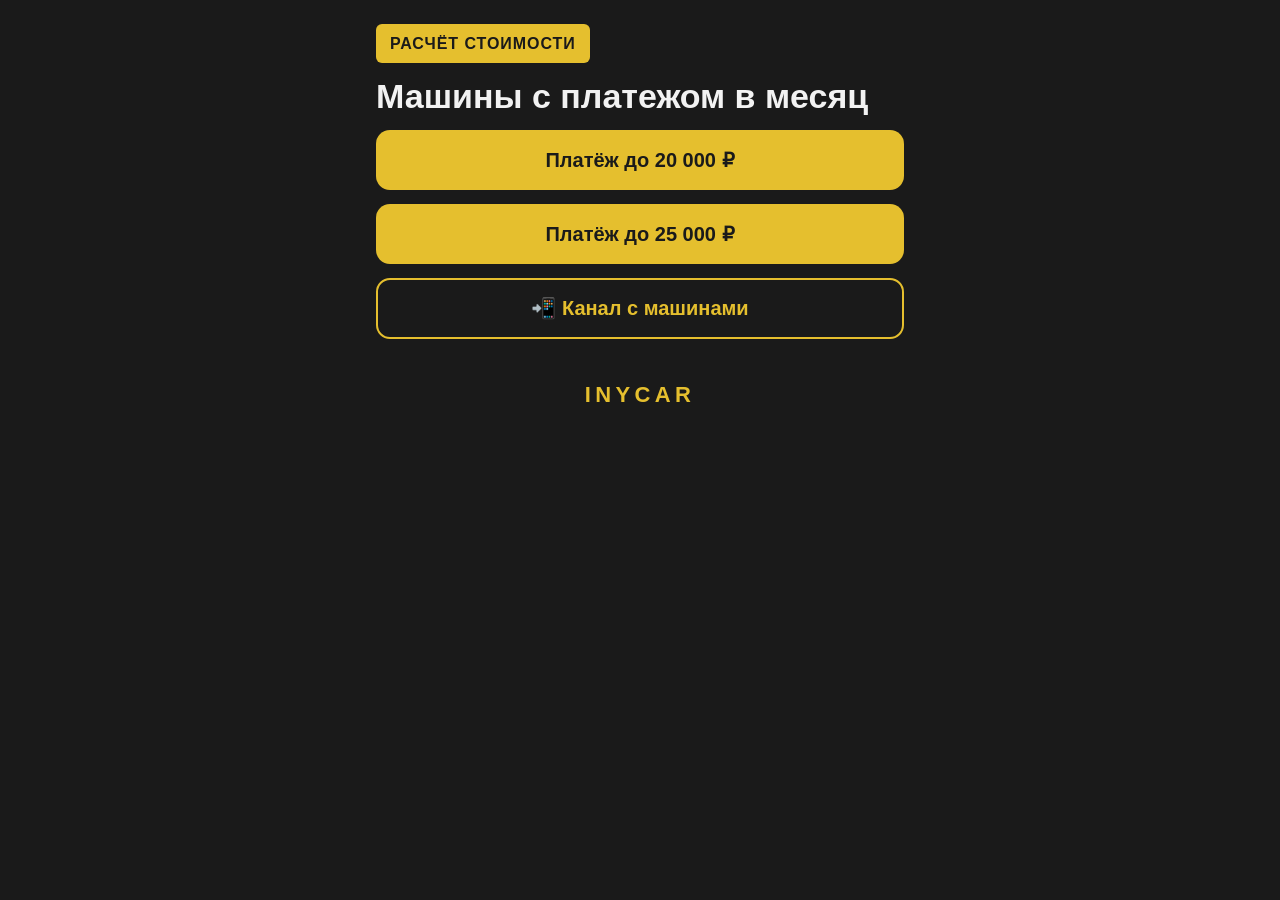
<file: index.html>
<!doctype html>
<html lang="ru"><head><meta charset="utf-8">
<meta name="viewport" content="width=device-width, initial-scale=1, viewport-fit=cover">
<meta name="theme-color" content="#1a1a1a">
<title>Расчёт стоимости | INYCAR</title>
<meta name="robots" content="noindex">
<style>:root{--bg:#1a1a1a;--card:#242424;--line:#333;--y:#E5BF2E;--tx:#f2f2f2;--mut:#b5b5b5}
*{box-sizing:border-box;margin:0;padding:0}
html{-webkit-text-size-adjust:100%;text-size-adjust:100%}
body{background:var(--bg);color:var(--tx);font:18px/1.45 -apple-system,BlinkMacSystemFont,"Segoe UI",Roboto,"Helvetica Neue",Arial,sans-serif;overflow-x:hidden;padding-bottom:calc(88px + env(safe-area-inset-bottom))}
a{color:inherit;text-decoration:none}
img{display:block;max-width:100%}
.wrap{max-width:560px;margin:0 auto;padding:24px 16px 32px}
.top{display:flex;flex-direction:column;gap:14px;margin-bottom:8px}
.tag{align-self:flex-start;background:var(--y);color:#1a1a1a;font-weight:800;font-size:16px;letter-spacing:.06em;padding:8px 14px;border-radius:6px}
h1{font-size:32px;line-height:1.15;font-weight:800}
.lead{font-size:19px;color:var(--mut)}
.btn{display:flex;align-items:center;justify-content:center;min-height:60px;padding:14px 18px;border-radius:14px;font-size:20px;font-weight:700;text-align:center}
.btn--y{background:var(--y);color:#1a1a1a}
.btn--o{border:2px solid var(--y);color:var(--y)}
.btn:active,.card:active,.bar__b:active{transform:scale(.98)}
.block{font-size:28px;line-height:1.2;font-weight:800;margin:36px 0 14px;padding-left:12px;border-left:5px solid var(--y)}
.card{display:block;background:var(--card);border:1px solid var(--line);border-radius:18px;overflow:hidden;margin-bottom:18px}
.card--mark{border:2px solid var(--y)}
.ph{position:relative;aspect-ratio:4/3;background:#2c2c2c}
.ph img{width:100%;height:100%;object-fit:cover}
.num{position:absolute;top:12px;left:12px;min-width:44px;height:44px;border-radius:12px;display:flex;align-items:center;justify-content:center;font-size:22px;font-weight:800;color:#1a1a1a}
.n0{background:#E5BF2E}.n1{background:#4FC3F7}.n2{background:#81C784}.n3{background:#FF8A65}.n4{background:#BA68C8}
.body{padding:16px 18px 18px;display:flex;flex-direction:column;gap:8px}
.mark{align-self:flex-start;background:rgba(229,191,46,.15);color:var(--y);font-size:16px;font-weight:700;padding:6px 10px;border-radius:8px}
h3{font-size:26px;line-height:1.2;font-weight:800}
.meta{color:var(--mut);font-size:18px}
dl{display:grid;grid-template-columns:1fr 1fr;gap:10px;margin-top:4px}
dt{font-size:15px;color:var(--mut)}
dd{font-size:20px;font-weight:700}
.pay{font-size:26px;font-weight:800;color:var(--y);line-height:1.2;margin-top:6px}
.pay span{display:block;font-size:15px;font-weight:600;color:var(--mut);letter-spacing:.04em;text-transform:uppercase}
.go{display:flex;align-items:center;justify-content:center;min-height:52px;margin-top:8px;border-radius:12px;background:#333;font-size:19px;font-weight:700}
.end{display:flex;flex-direction:column;gap:14px;margin-top:32px}
.note{font-size:18px;color:var(--mut)}
.brand{text-align:center;margin-top:18px}
.brand a{display:inline-flex;align-items:center;min-height:48px;padding:0 16px;font-size:22px;font-weight:800;letter-spacing:.2em;color:var(--y)}
.bar{position:fixed;left:0;right:0;bottom:0;z-index:10;display:flex;gap:10px;padding:10px 12px calc(10px + env(safe-area-inset-bottom));background:rgba(26,26,26,.96);border-top:1px solid var(--line);-webkit-backdrop-filter:blur(8px);backdrop-filter:blur(8px)}
.bar__b{flex:1;display:flex;align-items:center;justify-content:center;gap:8px;min-height:56px;border-radius:14px;border:2px solid var(--y);color:var(--y);font-size:19px;font-weight:700}
.bar__b--y{background:var(--y);color:#1a1a1a}
@media (min-width:600px){h1{font-size:34px}}

.promo{margin:28px 0;padding:22px 18px;border-radius:18px;background:#262626;border:2px solid var(--y);display:grid;gap:12px;text-align:center}
.promo h2{margin:0;font-size:24px;color:var(--y)}
.promo p{margin:0;font-size:17px;line-height:1.4;opacity:.9}
</style></head>
<body><main class="wrap"><header class="top">
<span class="tag">РАСЧЁТ СТОИМОСТИ</span>
<h1>Машины с платежом в месяц</h1>
<a class="btn btn--y" href="20/">Платёж до 20 000 ₽</a>
<a class="btn btn--y" href="25/">Платёж до 25 000 ₽</a>
<a class="btn btn--o" href="https://t.me/inycar_import" target="_blank" rel="noopener">📲 Канал с машинами</a>
<p class="brand"><a href="https://inycar.ru" target="_blank" rel="noopener">INYCAR</a></p>
</header></main></body></html>
</file>
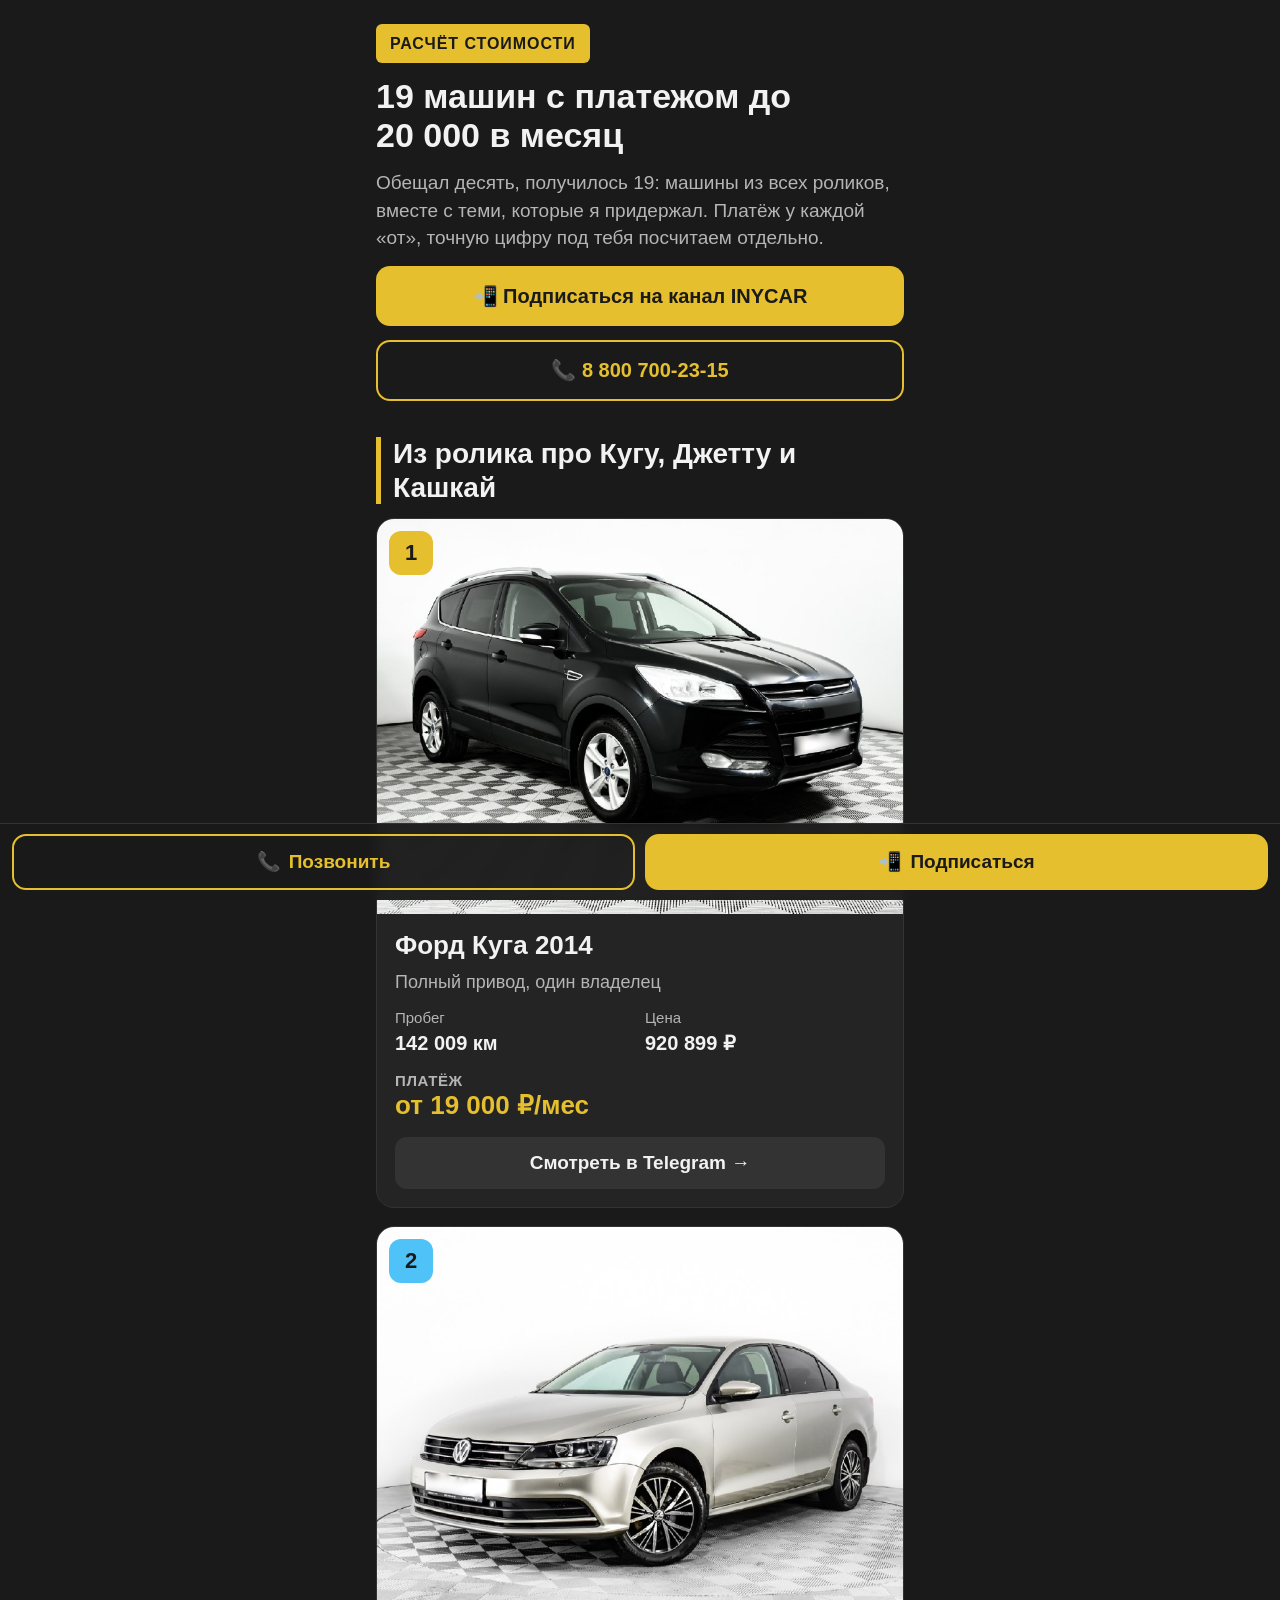
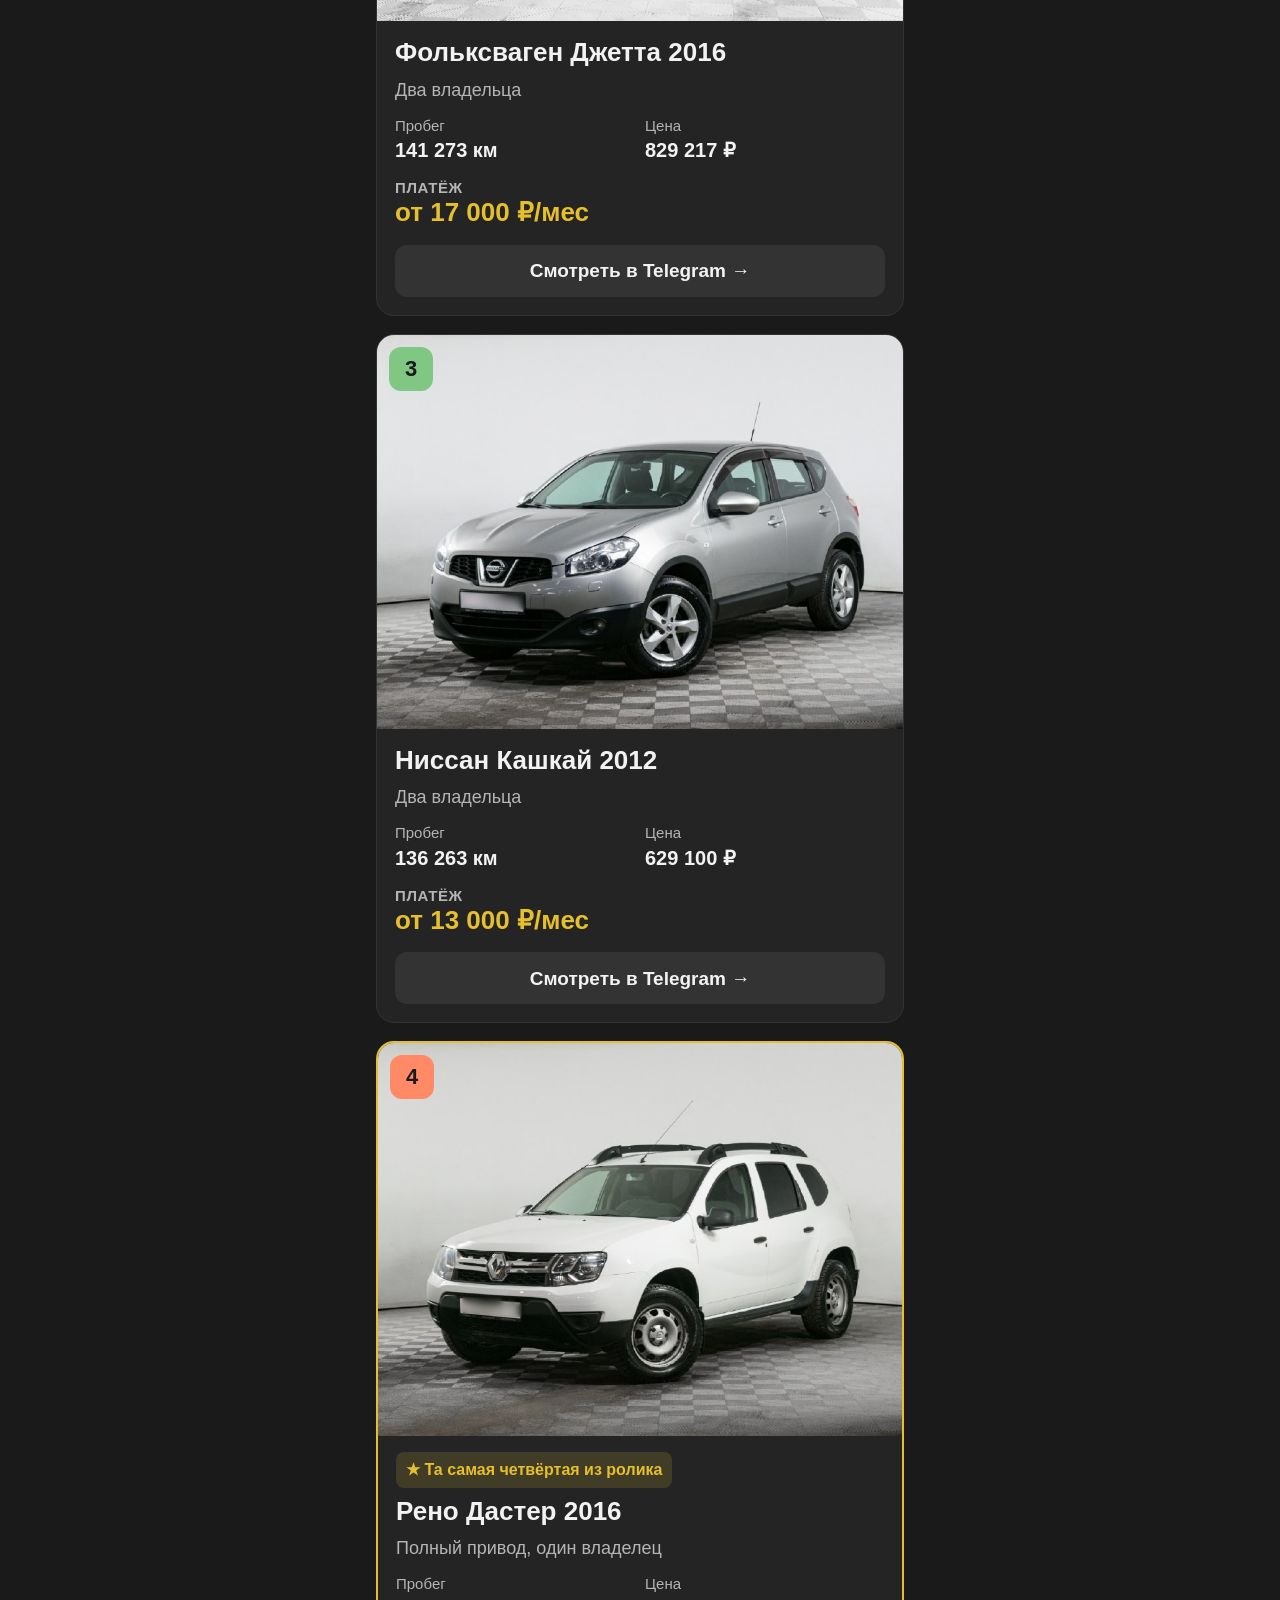
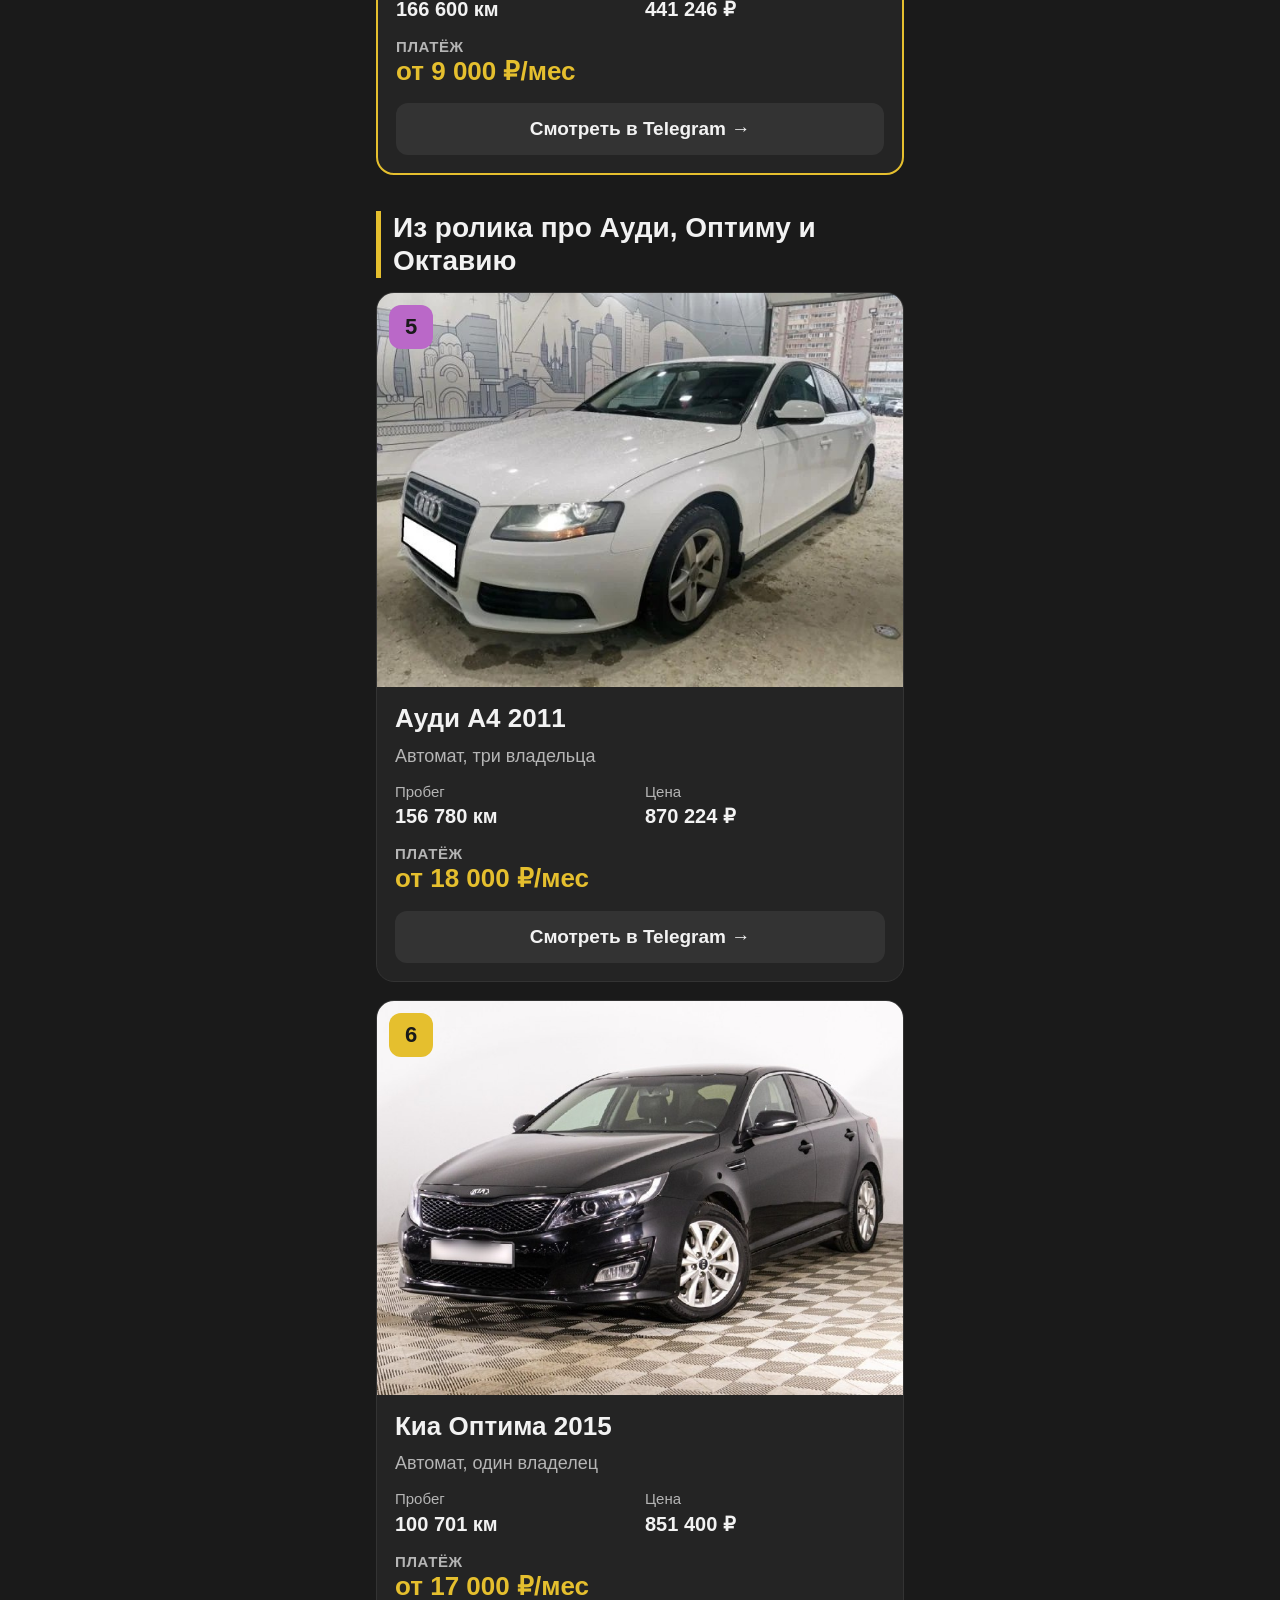
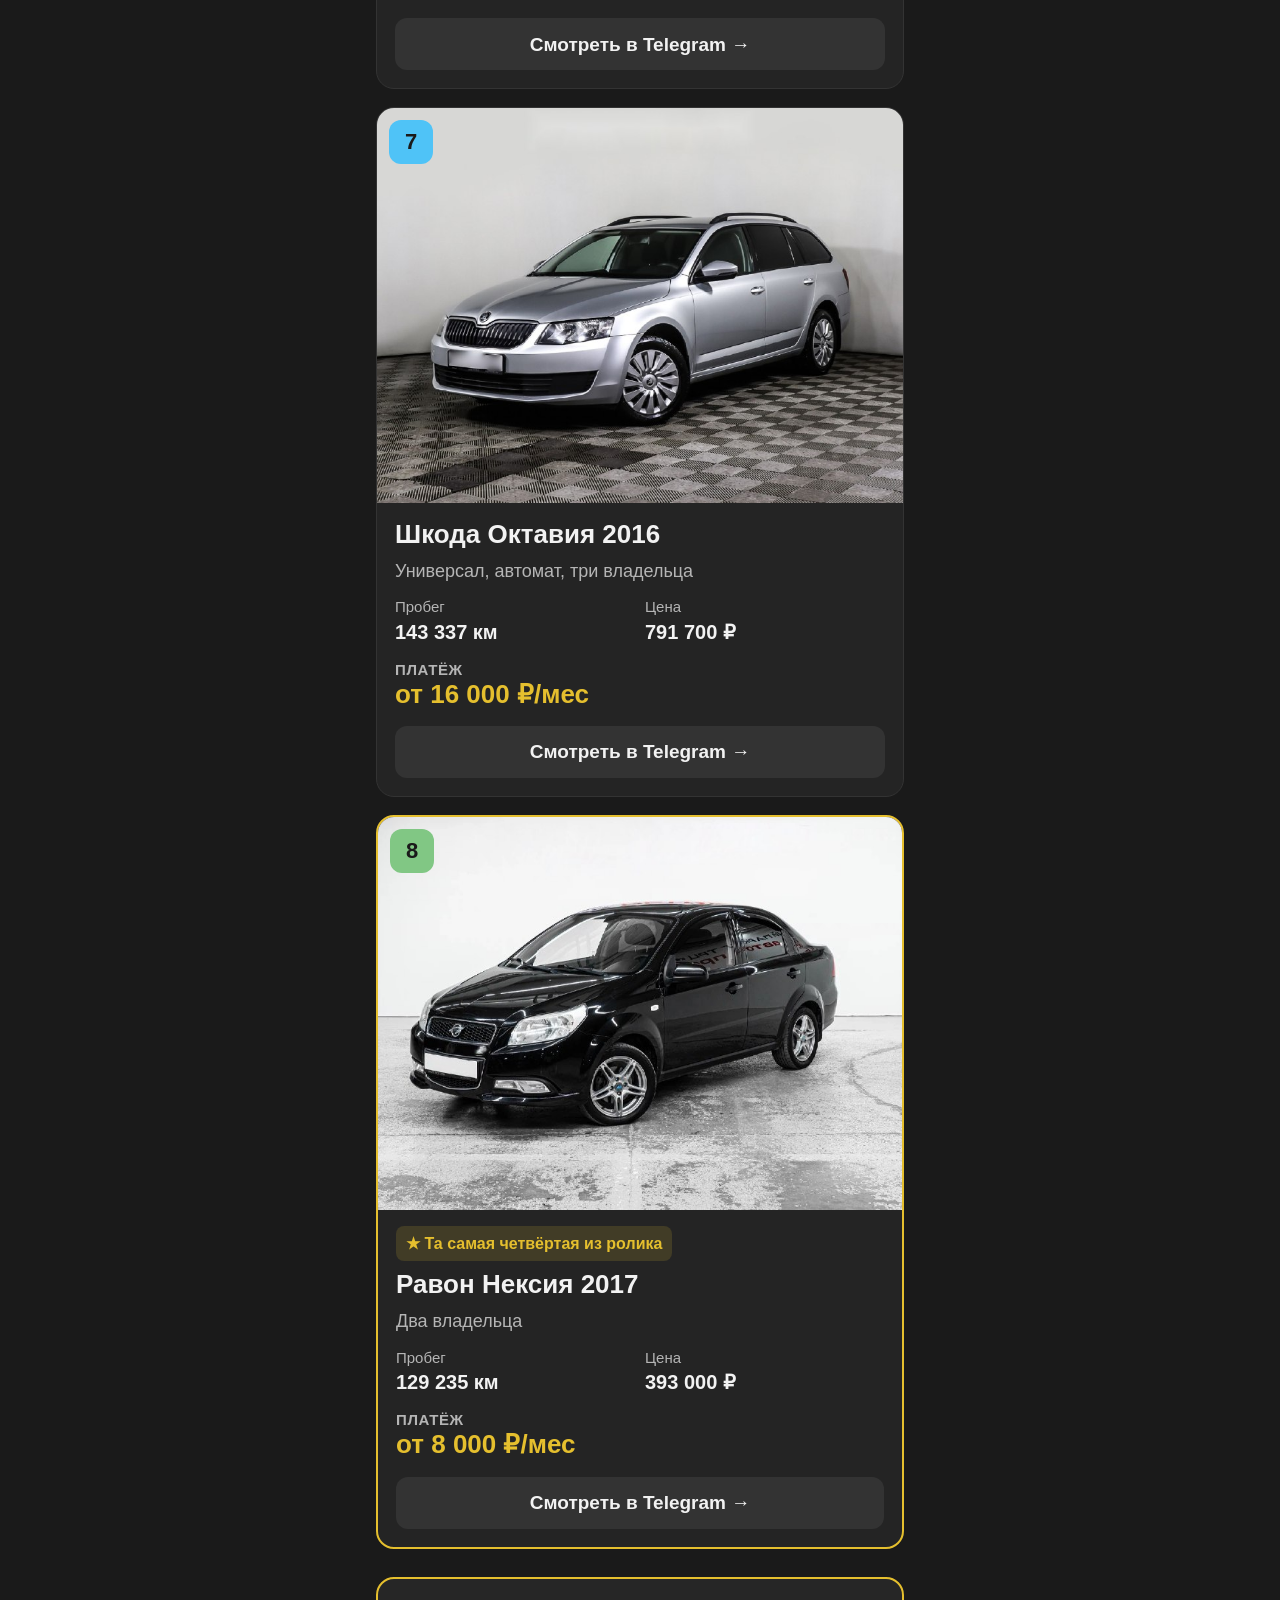
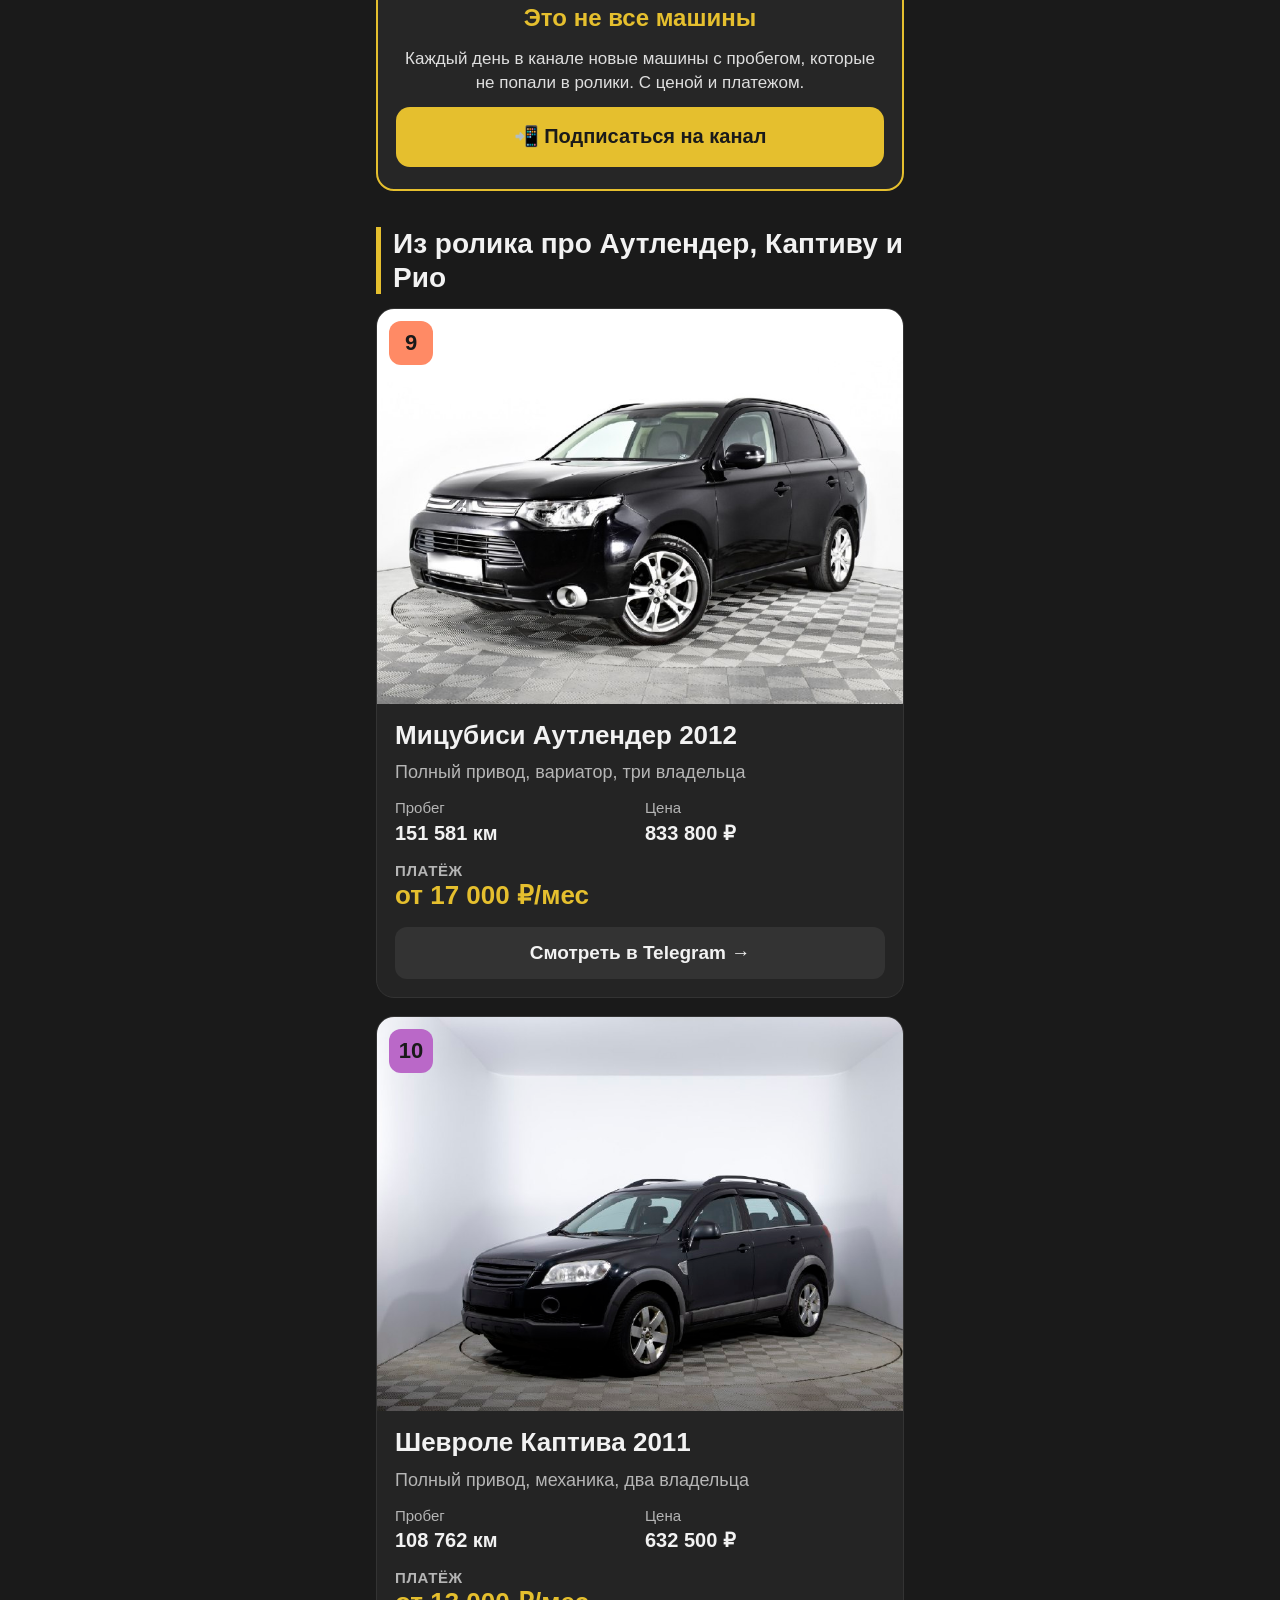
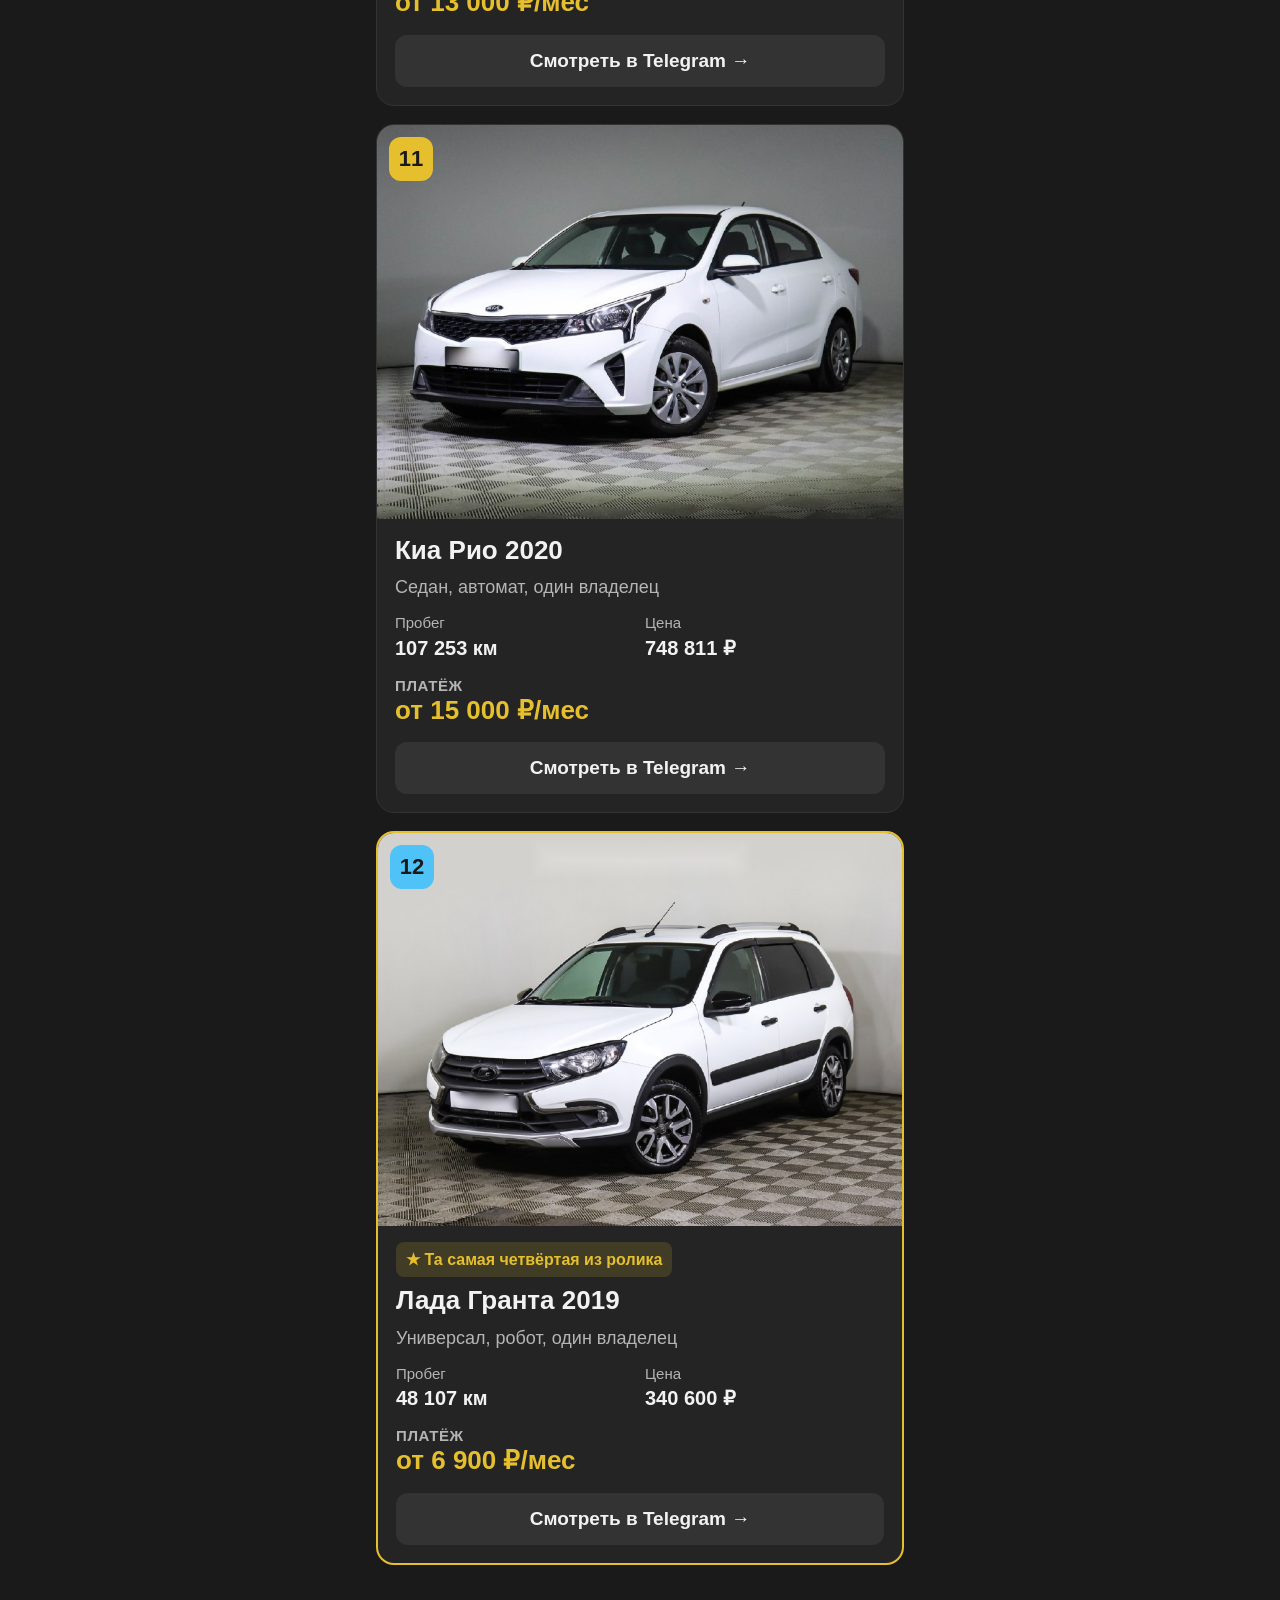
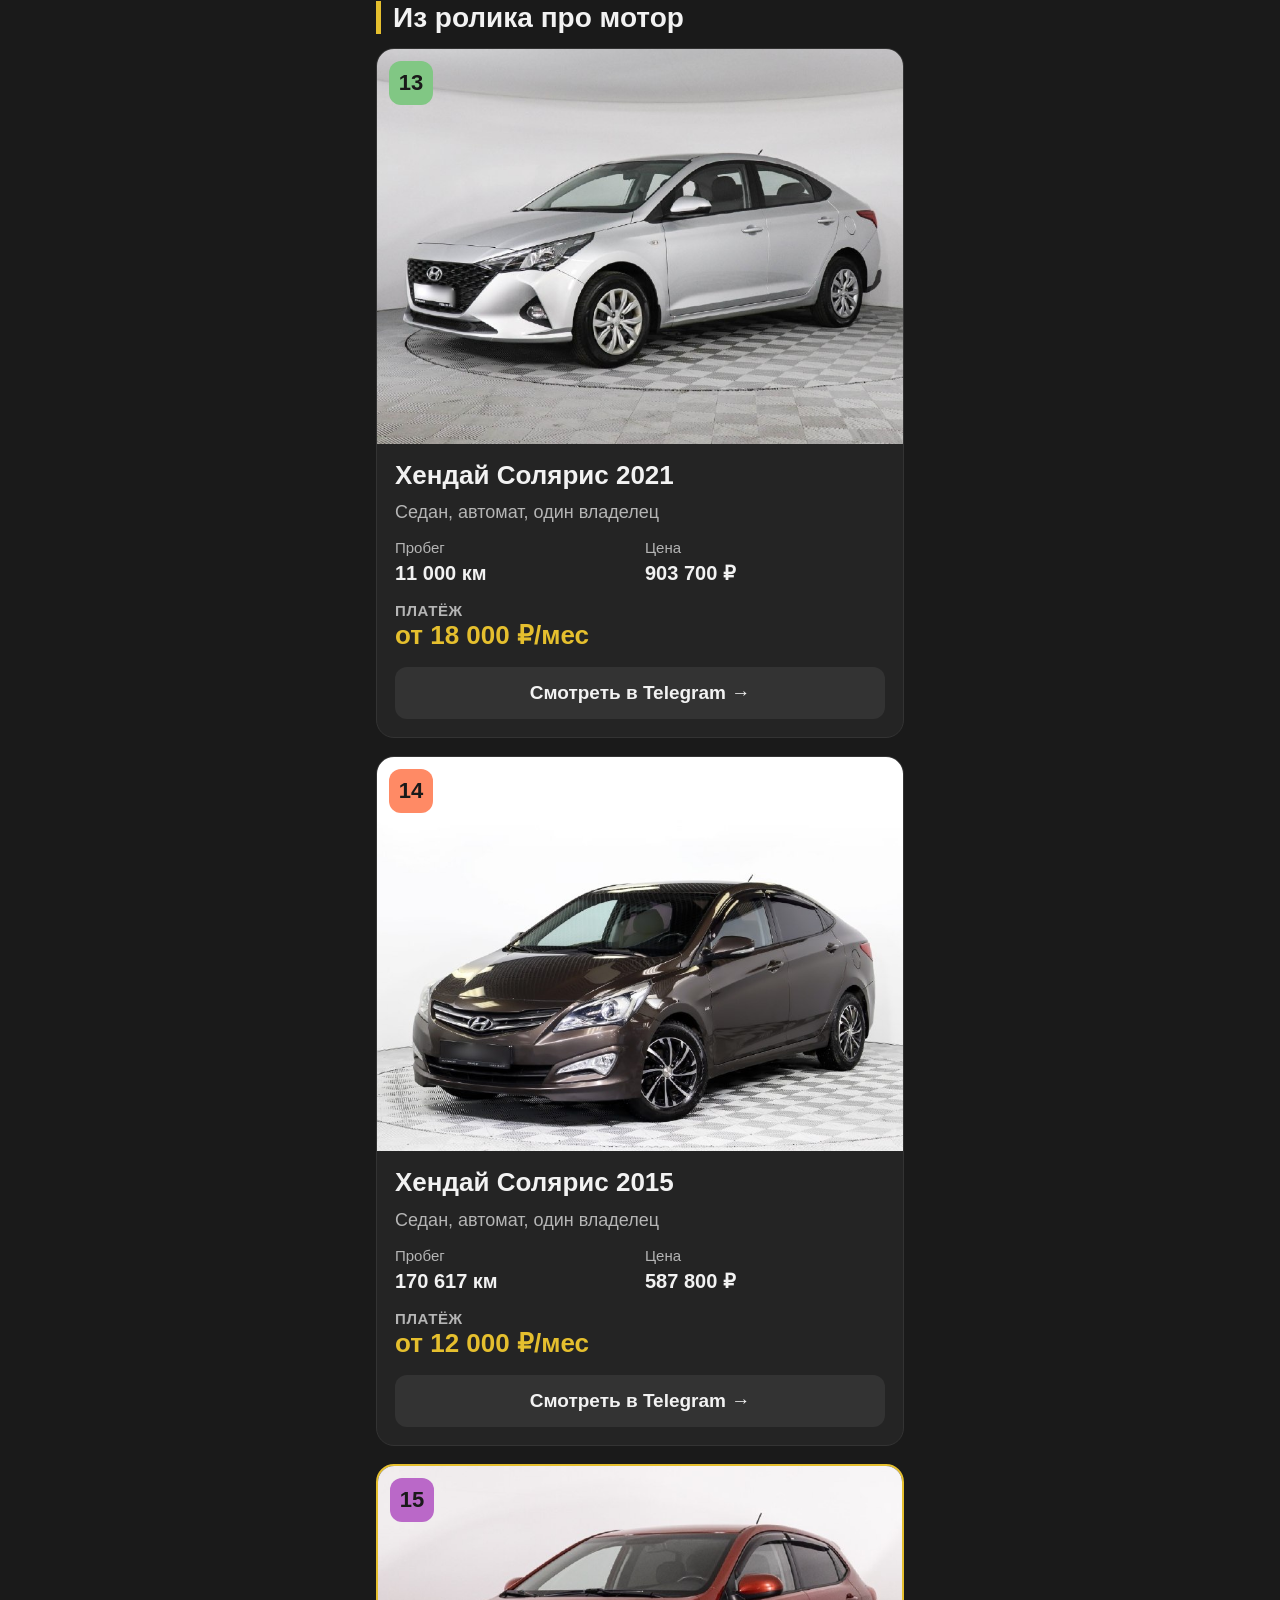
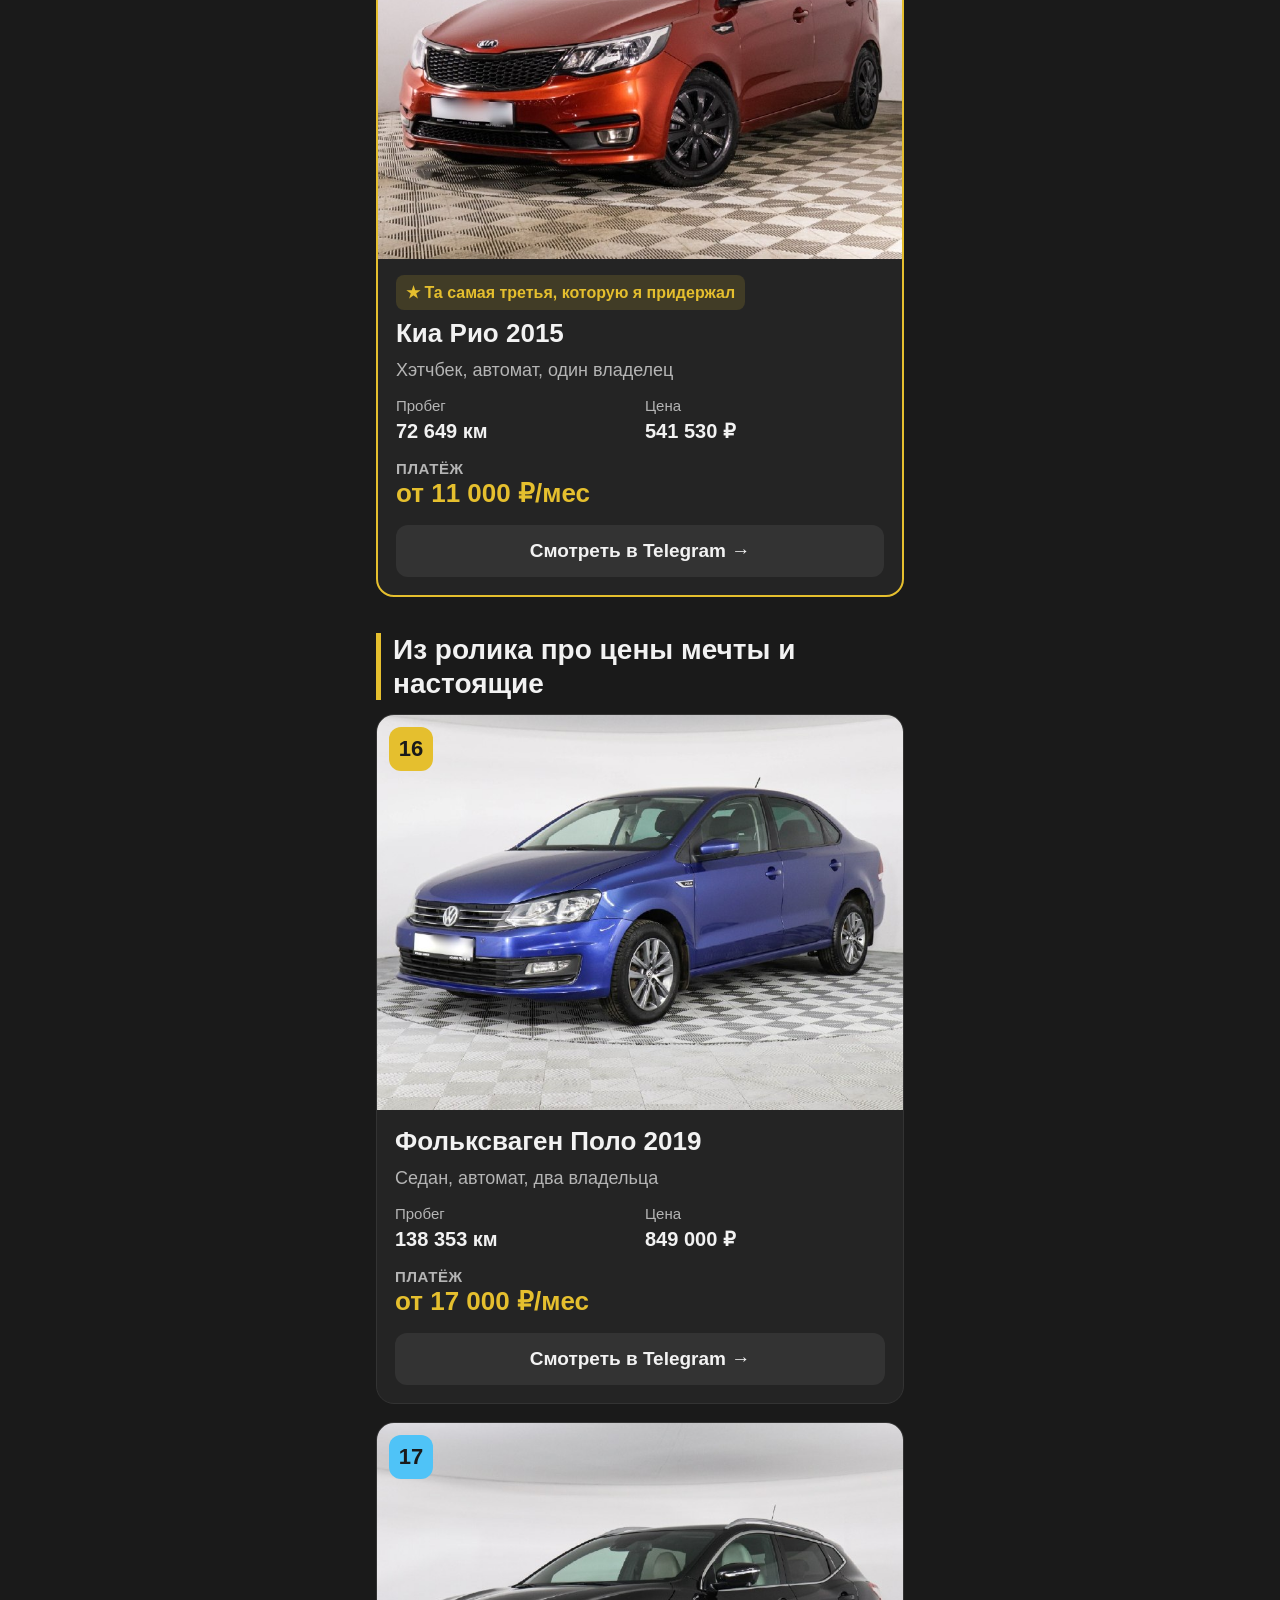
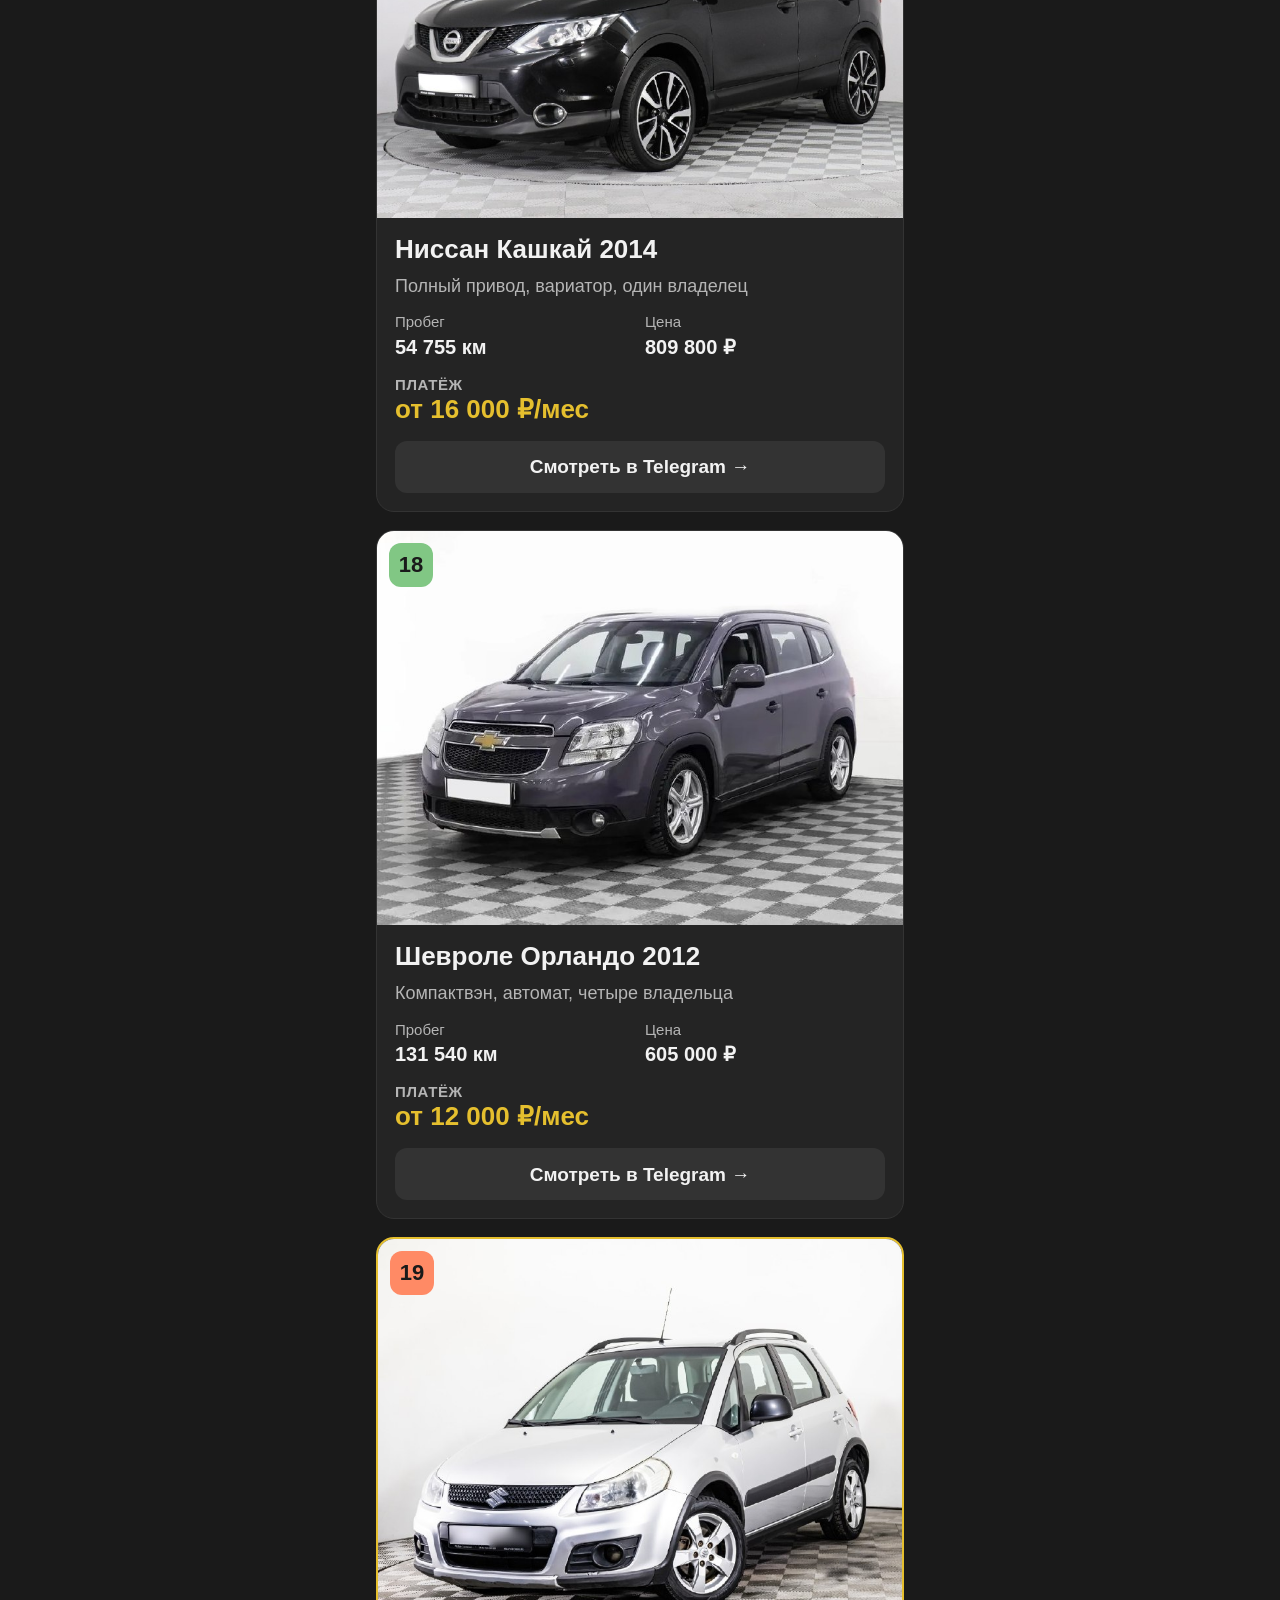
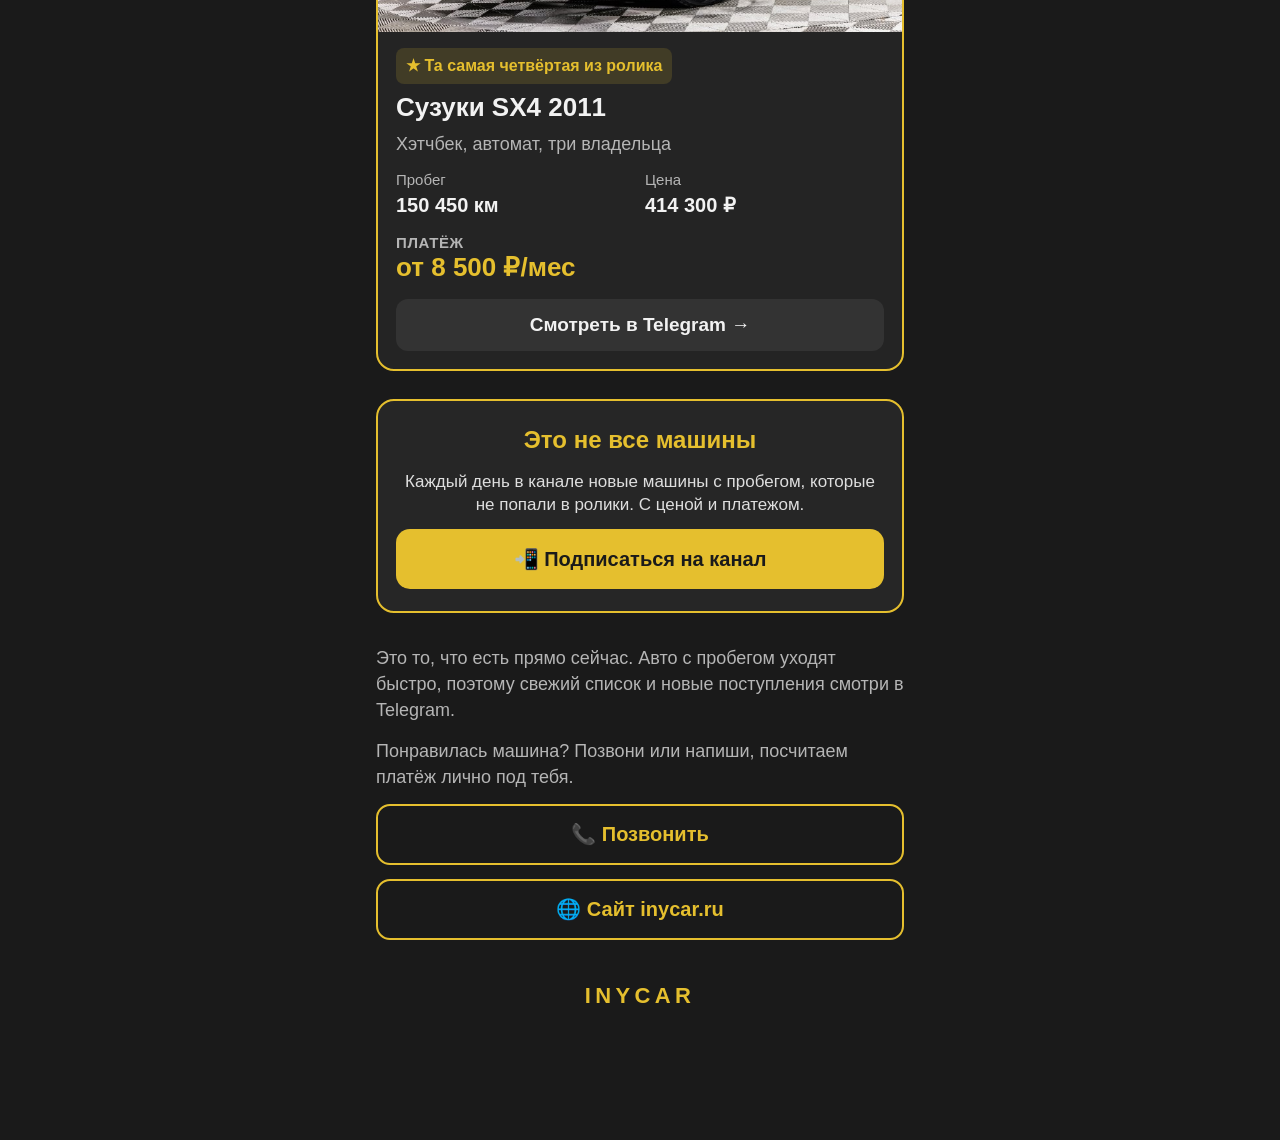
<file: 20/index.html>
<!doctype html>
<html lang="ru">
<head>
<meta charset="utf-8">
<meta name="viewport" content="width=device-width, initial-scale=1, viewport-fit=cover">
<meta name="theme-color" content="#1a1a1a">
<title>19 машин с платежом до 20 000 в месяц | INYCAR</title>
<meta name="description" content="Машины из роликов INYCAR: фото, год, пробег, цена и платёж от. Смотреть в Telegram.">
<meta property="og:type" content="website">
<meta property="og:site_name" content="INYCAR">
<meta property="og:title" content="19 машин с платежом до 20 000 в месяц">
<meta property="og:description" content="Машины из роликов INYCAR: фото, год, пробег, цена и платёж от. Смотреть в Telegram.">
<meta property="og:image" content="https://mrkovtone.github.io/inycar/assets/ford-kuga-2014.jpg">
<meta property="og:image:width" content="800">
<meta property="og:image:height" content="600">
<meta property="og:locale" content="ru_RU">
<meta name="twitter:card" content="summary_large_image">
<meta name="twitter:title" content="19 машин с платежом до 20 000 в месяц">
<meta name="twitter:description" content="Машины из роликов INYCAR: фото, год, пробег, цена и платёж от. Смотреть в Telegram.">
<meta name="twitter:image" content="https://mrkovtone.github.io/inycar/assets/ford-kuga-2014.jpg">
<link rel="preload" as="image" href="../assets/ford-kuga-2014.jpg">
<style>:root{--bg:#1a1a1a;--card:#242424;--line:#333;--y:#E5BF2E;--tx:#f2f2f2;--mut:#b5b5b5}
*{box-sizing:border-box;margin:0;padding:0}
html{-webkit-text-size-adjust:100%;text-size-adjust:100%}
body{background:var(--bg);color:var(--tx);font:18px/1.45 -apple-system,BlinkMacSystemFont,"Segoe UI",Roboto,"Helvetica Neue",Arial,sans-serif;overflow-x:hidden;padding-bottom:calc(88px + env(safe-area-inset-bottom))}
a{color:inherit;text-decoration:none}
img{display:block;max-width:100%}
.wrap{max-width:560px;margin:0 auto;padding:24px 16px 32px}
.top{display:flex;flex-direction:column;gap:14px;margin-bottom:8px}
.tag{align-self:flex-start;background:var(--y);color:#1a1a1a;font-weight:800;font-size:16px;letter-spacing:.06em;padding:8px 14px;border-radius:6px}
h1{font-size:32px;line-height:1.15;font-weight:800}
.lead{font-size:19px;color:var(--mut)}
.btn{display:flex;align-items:center;justify-content:center;min-height:60px;padding:14px 18px;border-radius:14px;font-size:20px;font-weight:700;text-align:center}
.btn--y{background:var(--y);color:#1a1a1a}
.btn--o{border:2px solid var(--y);color:var(--y)}
.btn:active,.card:active,.bar__b:active{transform:scale(.98)}
.block{font-size:28px;line-height:1.2;font-weight:800;margin:36px 0 14px;padding-left:12px;border-left:5px solid var(--y)}
.card{display:block;background:var(--card);border:1px solid var(--line);border-radius:18px;overflow:hidden;margin-bottom:18px}
.card--mark{border:2px solid var(--y)}
.ph{position:relative;aspect-ratio:4/3;background:#2c2c2c}
.ph img{width:100%;height:100%;object-fit:cover}
.num{position:absolute;top:12px;left:12px;min-width:44px;height:44px;border-radius:12px;display:flex;align-items:center;justify-content:center;font-size:22px;font-weight:800;color:#1a1a1a}
.n0{background:#E5BF2E}.n1{background:#4FC3F7}.n2{background:#81C784}.n3{background:#FF8A65}.n4{background:#BA68C8}
.body{padding:16px 18px 18px;display:flex;flex-direction:column;gap:8px}
.mark{align-self:flex-start;background:rgba(229,191,46,.15);color:var(--y);font-size:16px;font-weight:700;padding:6px 10px;border-radius:8px}
h3{font-size:26px;line-height:1.2;font-weight:800}
.meta{color:var(--mut);font-size:18px}
dl{display:grid;grid-template-columns:1fr 1fr;gap:10px;margin-top:4px}
dt{font-size:15px;color:var(--mut)}
dd{font-size:20px;font-weight:700}
.pay{font-size:26px;font-weight:800;color:var(--y);line-height:1.2;margin-top:6px}
.pay span{display:block;font-size:15px;font-weight:600;color:var(--mut);letter-spacing:.04em;text-transform:uppercase}
.go{display:flex;align-items:center;justify-content:center;min-height:52px;margin-top:8px;border-radius:12px;background:#333;font-size:19px;font-weight:700}
.end{display:flex;flex-direction:column;gap:14px;margin-top:32px}
.note{font-size:18px;color:var(--mut)}
.brand{text-align:center;margin-top:18px}
.brand a{display:inline-flex;align-items:center;min-height:48px;padding:0 16px;font-size:22px;font-weight:800;letter-spacing:.2em;color:var(--y)}
.bar{position:fixed;left:0;right:0;bottom:0;z-index:10;display:flex;gap:10px;padding:10px 12px calc(10px + env(safe-area-inset-bottom));background:rgba(26,26,26,.96);border-top:1px solid var(--line);-webkit-backdrop-filter:blur(8px);backdrop-filter:blur(8px)}
.bar__b{flex:1;display:flex;align-items:center;justify-content:center;gap:8px;min-height:56px;border-radius:14px;border:2px solid var(--y);color:var(--y);font-size:19px;font-weight:700}
.bar__b--y{background:var(--y);color:#1a1a1a}
@media (min-width:600px){h1{font-size:34px}}

.promo{margin:28px 0;padding:22px 18px;border-radius:18px;background:#262626;border:2px solid var(--y);display:grid;gap:12px;text-align:center}
.promo h2{margin:0;font-size:24px;color:var(--y)}
.promo p{margin:0;font-size:17px;line-height:1.4;opacity:.9}
</style>
</head>
<body>
<main class="wrap">
<header class="top">
  <span class="tag">РАСЧЁТ СТОИМОСТИ</span>
  <h1>19 машин с платежом до 20 000 в месяц</h1>
  <p class="lead">Обещал десять, получилось 19: машины из всех роликов, вместе с теми, которые я придержал. Платёж у каждой «от», точную цифру под тебя посчитаем отдельно.</p>
  <a class="btn btn--y" href="https://t.me/inycar_import" target="_blank" rel="noopener">📲 Подписаться на канал INYCAR</a>
  <a class="btn btn--o" href="tel:88007002315">📞 8 800 700-23-15</a>
</header>
<h2 class="block">Из ролика про Кугу, Джетту и Кашкай</h2>
<a class="card" href="https://t.me/inycar_import/11934" target="_blank" rel="noopener">
  <div class="ph"><img src="../assets/ford-kuga-2014.jpg" alt="Форд Куга 2014" width="800" height="600" loading="eager" decoding="async"><span class="num n0">1</span></div>
  <div class="body">
    
    <h3>Форд Куга 2014</h3>
    <p class="meta">Полный привод, один владелец</p>
    <dl><div><dt>Пробег</dt><dd>142 009 км</dd></div><div><dt>Цена</dt><dd>920 899 ₽</dd></div></dl>
    <p class="pay"><span>Платёж</span> от 19 000 ₽/мес</p>
    <span class="go">Смотреть в Telegram →</span>
  </div>
</a>
<a class="card" href="https://t.me/inycar_import/11820" target="_blank" rel="noopener">
  <div class="ph"><img src="../assets/vw-jetta-2016.jpg" alt="Фольксваген Джетта 2016" width="800" height="600" loading="eager" decoding="async"><span class="num n1">2</span></div>
  <div class="body">
    
    <h3>Фольксваген Джетта 2016</h3>
    <p class="meta">Два владельца</p>
    <dl><div><dt>Пробег</dt><dd>141 273 км</dd></div><div><dt>Цена</dt><dd>829 217 ₽</dd></div></dl>
    <p class="pay"><span>Платёж</span> от 17 000 ₽/мес</p>
    <span class="go">Смотреть в Telegram →</span>
  </div>
</a>
<a class="card" href="https://t.me/inycar_import/11862" target="_blank" rel="noopener">
  <div class="ph"><img src="../assets/nissan-qashqai-2012.jpg" alt="Ниссан Кашкай 2012" width="800" height="600" loading="lazy" decoding="async"><span class="num n2">3</span></div>
  <div class="body">
    
    <h3>Ниссан Кашкай 2012</h3>
    <p class="meta">Два владельца</p>
    <dl><div><dt>Пробег</dt><dd>136 263 км</dd></div><div><dt>Цена</dt><dd>629 100 ₽</dd></div></dl>
    <p class="pay"><span>Платёж</span> от 13 000 ₽/мес</p>
    <span class="go">Смотреть в Telegram →</span>
  </div>
</a>
<a class="card card--mark" href="https://t.me/inycar_import/11985" target="_blank" rel="noopener">
  <div class="ph"><img src="../assets/renault-duster-2016.jpg" alt="Рено Дастер 2016" width="800" height="600" loading="lazy" decoding="async"><span class="num n3">4</span></div>
  <div class="body">
    <span class="mark">★ Та самая четвёртая из ролика</span>
    <h3>Рено Дастер 2016</h3>
    <p class="meta">Полный привод, один владелец</p>
    <dl><div><dt>Пробег</dt><dd>166 600 км</dd></div><div><dt>Цена</dt><dd>441 246 ₽</dd></div></dl>
    <p class="pay"><span>Платёж</span> от 9 000 ₽/мес</p>
    <span class="go">Смотреть в Telegram →</span>
  </div>
</a>
<h2 class="block">Из ролика про Ауди, Оптиму и Октавию</h2>
<a class="card" href="https://t.me/inycar_import/12056" target="_blank" rel="noopener">
  <div class="ph"><img src="../assets/audi-a4-2011.jpg" alt="Ауди A4 2011" width="800" height="600" loading="lazy" decoding="async"><span class="num n4">5</span></div>
  <div class="body">
    
    <h3>Ауди A4 2011</h3>
    <p class="meta">Автомат, три владельца</p>
    <dl><div><dt>Пробег</dt><dd>156 780 км</dd></div><div><dt>Цена</dt><dd>870 224 ₽</dd></div></dl>
    <p class="pay"><span>Платёж</span> от 18 000 ₽/мес</p>
    <span class="go">Смотреть в Telegram →</span>
  </div>
</a>
<a class="card" href="https://t.me/inycar_import/11995" target="_blank" rel="noopener">
  <div class="ph"><img src="../assets/kia-optima-2015.jpg" alt="Киа Оптима 2015" width="800" height="600" loading="lazy" decoding="async"><span class="num n0">6</span></div>
  <div class="body">
    
    <h3>Киа Оптима 2015</h3>
    <p class="meta">Автомат, один владелец</p>
    <dl><div><dt>Пробег</dt><dd>100 701 км</dd></div><div><dt>Цена</dt><dd>851 400 ₽</dd></div></dl>
    <p class="pay"><span>Платёж</span> от 17 000 ₽/мес</p>
    <span class="go">Смотреть в Telegram →</span>
  </div>
</a>
<a class="card" href="https://t.me/inycar_import/12087" target="_blank" rel="noopener">
  <div class="ph"><img src="../assets/skoda-octavia-2016.jpg" alt="Шкода Октавия 2016" width="800" height="600" loading="lazy" decoding="async"><span class="num n1">7</span></div>
  <div class="body">
    
    <h3>Шкода Октавия 2016</h3>
    <p class="meta">Универсал, автомат, три владельца</p>
    <dl><div><dt>Пробег</dt><dd>143 337 км</dd></div><div><dt>Цена</dt><dd>791 700 ₽</dd></div></dl>
    <p class="pay"><span>Платёж</span> от 16 000 ₽/мес</p>
    <span class="go">Смотреть в Telegram →</span>
  </div>
</a>
<a class="card card--mark" href="https://t.me/inycar_import/11872" target="_blank" rel="noopener">
  <div class="ph"><img src="../assets/ravon-nexia-2017.jpg" alt="Равон Нексия 2017" width="800" height="600" loading="lazy" decoding="async"><span class="num n2">8</span></div>
  <div class="body">
    <span class="mark">★ Та самая четвёртая из ролика</span>
    <h3>Равон Нексия 2017</h3>
    <p class="meta">Два владельца</p>
    <dl><div><dt>Пробег</dt><dd>129 235 км</dd></div><div><dt>Цена</dt><dd>393 000 ₽</dd></div></dl>
    <p class="pay"><span>Платёж</span> от 8 000 ₽/мес</p>
    <span class="go">Смотреть в Telegram →</span>
  </div>
</a>
<section class="promo">
  <h2>Это не все машины</h2>
  <p>Каждый день в канале новые машины с пробегом, которые не попали в ролики. С ценой и платежом.</p>
  <a class="btn btn--y" href="https://t.me/inycar_import" target="_blank" rel="noopener">📲 Подписаться на канал</a>
</section>
<h2 class="block">Из ролика про Аутлендер, Каптиву и Рио</h2>
<a class="card" href="https://t.me/inycar_import/12159" target="_blank" rel="noopener">
  <div class="ph"><img src="../assets/mitsubishi-outlander-2012.jpg" alt="Мицубиси Аутлендер 2012" width="800" height="600" loading="lazy" decoding="async"><span class="num n3">9</span></div>
  <div class="body">
    
    <h3>Мицубиси Аутлендер 2012</h3>
    <p class="meta">Полный привод, вариатор, три владельца</p>
    <dl><div><dt>Пробег</dt><dd>151 581 км</dd></div><div><dt>Цена</dt><dd>833 800 ₽</dd></div></dl>
    <p class="pay"><span>Платёж</span> от 17 000 ₽/мес</p>
    <span class="go">Смотреть в Telegram →</span>
  </div>
</a>
<a class="card" href="https://t.me/inycar_import/12118" target="_blank" rel="noopener">
  <div class="ph"><img src="../assets/chevrolet-captiva-2011.jpg" alt="Шевроле Каптива 2011" width="800" height="600" loading="lazy" decoding="async"><span class="num n4">10</span></div>
  <div class="body">
    
    <h3>Шевроле Каптива 2011</h3>
    <p class="meta">Полный привод, механика, два владельца</p>
    <dl><div><dt>Пробег</dt><dd>108 762 км</dd></div><div><dt>Цена</dt><dd>632 500 ₽</dd></div></dl>
    <p class="pay"><span>Платёж</span> от 13 000 ₽/мес</p>
    <span class="go">Смотреть в Telegram →</span>
  </div>
</a>
<a class="card" href="https://t.me/inycar_import/12139" target="_blank" rel="noopener">
  <div class="ph"><img src="../assets/kia-rio-2020.jpg" alt="Киа Рио 2020" width="800" height="600" loading="lazy" decoding="async"><span class="num n0">11</span></div>
  <div class="body">
    
    <h3>Киа Рио 2020</h3>
    <p class="meta">Седан, автомат, один владелец</p>
    <dl><div><dt>Пробег</dt><dd>107 253 км</dd></div><div><dt>Цена</dt><dd>748 811 ₽</dd></div></dl>
    <p class="pay"><span>Платёж</span> от 15 000 ₽/мес</p>
    <span class="go">Смотреть в Telegram →</span>
  </div>
</a>
<a class="card card--mark" href="https://t.me/inycar_import/11645" target="_blank" rel="noopener">
  <div class="ph"><img src="../assets/lada-granta-2019.jpg" alt="Лада Гранта 2019" width="800" height="600" loading="lazy" decoding="async"><span class="num n1">12</span></div>
  <div class="body">
    <span class="mark">★ Та самая четвёртая из ролика</span>
    <h3>Лада Гранта 2019</h3>
    <p class="meta">Универсал, робот, один владелец</p>
    <dl><div><dt>Пробег</dt><dd>48 107 км</dd></div><div><dt>Цена</dt><dd>340 600 ₽</dd></div></dl>
    <p class="pay"><span>Платёж</span> от 6 900 ₽/мес</p>
    <span class="go">Смотреть в Telegram →</span>
  </div>
</a>
<h2 class="block">Из ролика про мотор</h2>
<a class="card" href="https://t.me/inycar_import/11017" target="_blank" rel="noopener">
  <div class="ph"><img src="../assets/hyundai-solaris-2021.jpg" alt="Хендай Солярис 2021" width="800" height="600" loading="lazy" decoding="async"><span class="num n2">13</span></div>
  <div class="body">
    
    <h3>Хендай Солярис 2021</h3>
    <p class="meta">Седан, автомат, один владелец</p>
    <dl><div><dt>Пробег</dt><dd>11 000 км</dd></div><div><dt>Цена</dt><dd>903 700 ₽</dd></div></dl>
    <p class="pay"><span>Платёж</span> от 18 000 ₽/мес</p>
    <span class="go">Смотреть в Telegram →</span>
  </div>
</a>
<a class="card" href="https://t.me/inycar_import/11738" target="_blank" rel="noopener">
  <div class="ph"><img src="../assets/hyundai-solaris-2015.jpg" alt="Хендай Солярис 2015" width="800" height="600" loading="lazy" decoding="async"><span class="num n3">14</span></div>
  <div class="body">
    
    <h3>Хендай Солярис 2015</h3>
    <p class="meta">Седан, автомат, один владелец</p>
    <dl><div><dt>Пробег</dt><dd>170 617 км</dd></div><div><dt>Цена</dt><dd>587 800 ₽</dd></div></dl>
    <p class="pay"><span>Платёж</span> от 12 000 ₽/мес</p>
    <span class="go">Смотреть в Telegram →</span>
  </div>
</a>
<a class="card card--mark" href="https://t.me/inycar_import/11216" target="_blank" rel="noopener">
  <div class="ph"><img src="../assets/kia-rio-2015.jpg" alt="Киа Рио 2015" width="800" height="600" loading="lazy" decoding="async"><span class="num n4">15</span></div>
  <div class="body">
    <span class="mark">★ Та самая третья, которую я придержал</span>
    <h3>Киа Рио 2015</h3>
    <p class="meta">Хэтчбек, автомат, один владелец</p>
    <dl><div><dt>Пробег</dt><dd>72 649 км</dd></div><div><dt>Цена</dt><dd>541 530 ₽</dd></div></dl>
    <p class="pay"><span>Платёж</span> от 11 000 ₽/мес</p>
    <span class="go">Смотреть в Telegram →</span>
  </div>
</a>
<h2 class="block">Из ролика про цены мечты и настоящие</h2>
<a class="card" href="https://t.me/inycar_import/12250" target="_blank" rel="noopener">
  <div class="ph"><img src="../assets/vw-polo-2019.jpg" alt="Фольксваген Поло 2019" width="800" height="600" loading="lazy" decoding="async"><span class="num n0">16</span></div>
  <div class="body">
    
    <h3>Фольксваген Поло 2019</h3>
    <p class="meta">Седан, автомат, два владельца</p>
    <dl><div><dt>Пробег</dt><dd>138 353 км</dd></div><div><dt>Цена</dt><dd>849 000 ₽</dd></div></dl>
    <p class="pay"><span>Платёж</span> от 17 000 ₽/мес</p>
    <span class="go">Смотреть в Telegram →</span>
  </div>
</a>
<a class="card" href="https://t.me/inycar_import/12149" target="_blank" rel="noopener">
  <div class="ph"><img src="../assets/nissan-qashqai-2014.jpg" alt="Ниссан Кашкай 2014" width="800" height="600" loading="lazy" decoding="async"><span class="num n1">17</span></div>
  <div class="body">
    
    <h3>Ниссан Кашкай 2014</h3>
    <p class="meta">Полный привод, вариатор, один владелец</p>
    <dl><div><dt>Пробег</dt><dd>54 755 км</dd></div><div><dt>Цена</dt><dd>809 800 ₽</dd></div></dl>
    <p class="pay"><span>Платёж</span> от 16 000 ₽/мес</p>
    <span class="go">Смотреть в Telegram →</span>
  </div>
</a>
<a class="card" href="https://t.me/inycar_import/12210" target="_blank" rel="noopener">
  <div class="ph"><img src="../assets/chevrolet-orlando-2012.jpg" alt="Шевроле Орландо 2012" width="800" height="600" loading="lazy" decoding="async"><span class="num n2">18</span></div>
  <div class="body">
    
    <h3>Шевроле Орландо 2012</h3>
    <p class="meta">Компактвэн, автомат, четыре владельца</p>
    <dl><div><dt>Пробег</dt><dd>131 540 км</dd></div><div><dt>Цена</dt><dd>605 000 ₽</dd></div></dl>
    <p class="pay"><span>Платёж</span> от 12 000 ₽/мес</p>
    <span class="go">Смотреть в Telegram →</span>
  </div>
</a>
<a class="card card--mark" href="https://t.me/inycar_import/12321" target="_blank" rel="noopener">
  <div class="ph"><img src="../assets/suzuki-sx4-2011.jpg" alt="Сузуки SX4 2011" width="800" height="600" loading="lazy" decoding="async"><span class="num n3">19</span></div>
  <div class="body">
    <span class="mark">★ Та самая четвёртая из ролика</span>
    <h3>Сузуки SX4 2011</h3>
    <p class="meta">Хэтчбек, автомат, три владельца</p>
    <dl><div><dt>Пробег</dt><dd>150 450 км</dd></div><div><dt>Цена</dt><dd>414 300 ₽</dd></div></dl>
    <p class="pay"><span>Платёж</span> от 8 500 ₽/мес</p>
    <span class="go">Смотреть в Telegram →</span>
  </div>
</a>
<section class="promo">
  <h2>Это не все машины</h2>
  <p>Каждый день в канале новые машины с пробегом, которые не попали в ролики. С ценой и платежом.</p>
  <a class="btn btn--y" href="https://t.me/inycar_import" target="_blank" rel="noopener">📲 Подписаться на канал</a>
</section>
<section class="end">
  <p class="note">Это то, что есть прямо сейчас. Авто с пробегом уходят быстро, поэтому свежий список и новые поступления смотри в Telegram.</p>
  <p class="note">Понравилась машина? Позвони или напиши, посчитаем платёж лично под тебя.</p>
  <a class="btn btn--o" href="tel:88007002315">📞 Позвонить</a>
  <a class="btn btn--o" href="https://inycar.ru" target="_blank" rel="noopener">🌐 Сайт inycar.ru</a>
  <p class="brand"><a href="https://inycar.ru" target="_blank" rel="noopener">INYCAR</a></p>
</section>
</main>
<nav class="bar" aria-label="Быстрые действия">
  <a href="tel:88007002315" class="bar__b"><span aria-hidden="true">📞</span> Позвонить</a>
  <a href="https://t.me/inycar_import" target="_blank" rel="noopener" class="bar__b bar__b--y"><span aria-hidden="true">📲</span> Подписаться</a>
</nav>
</body>
</html>
</file>
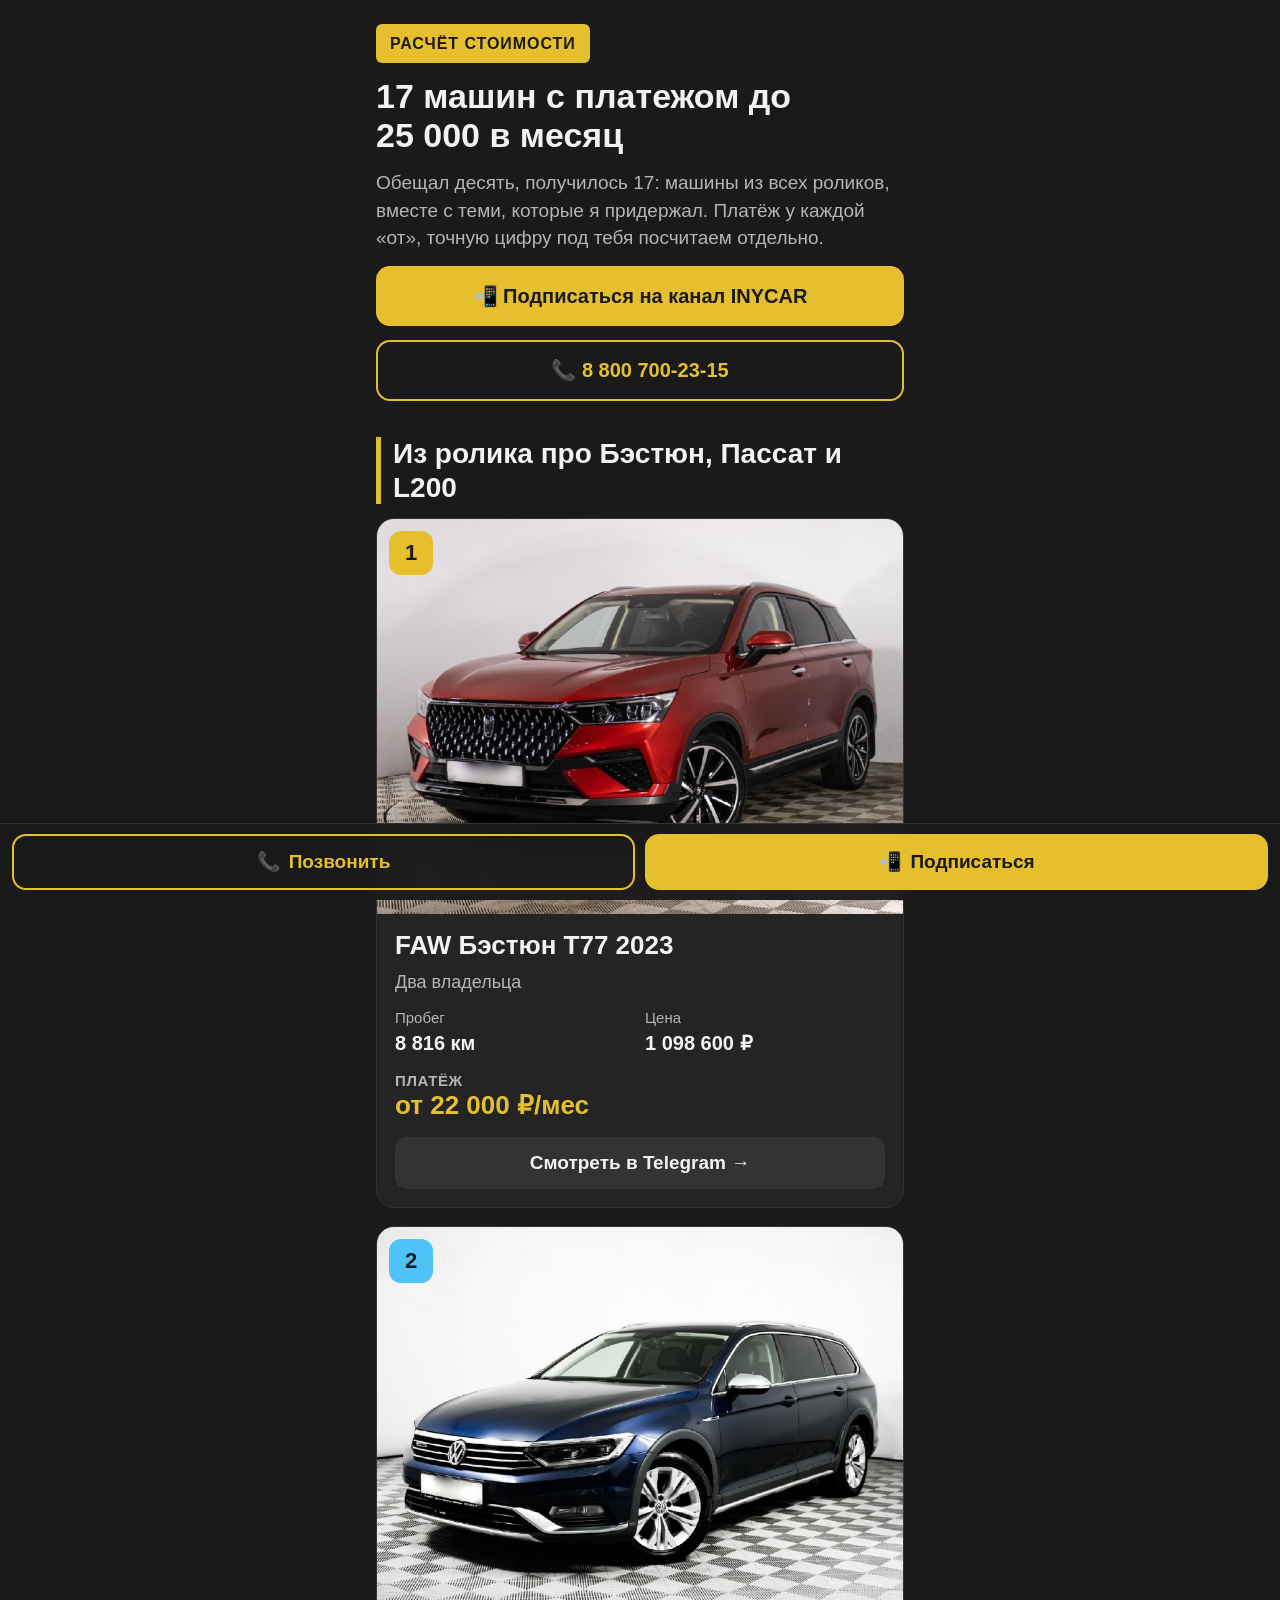
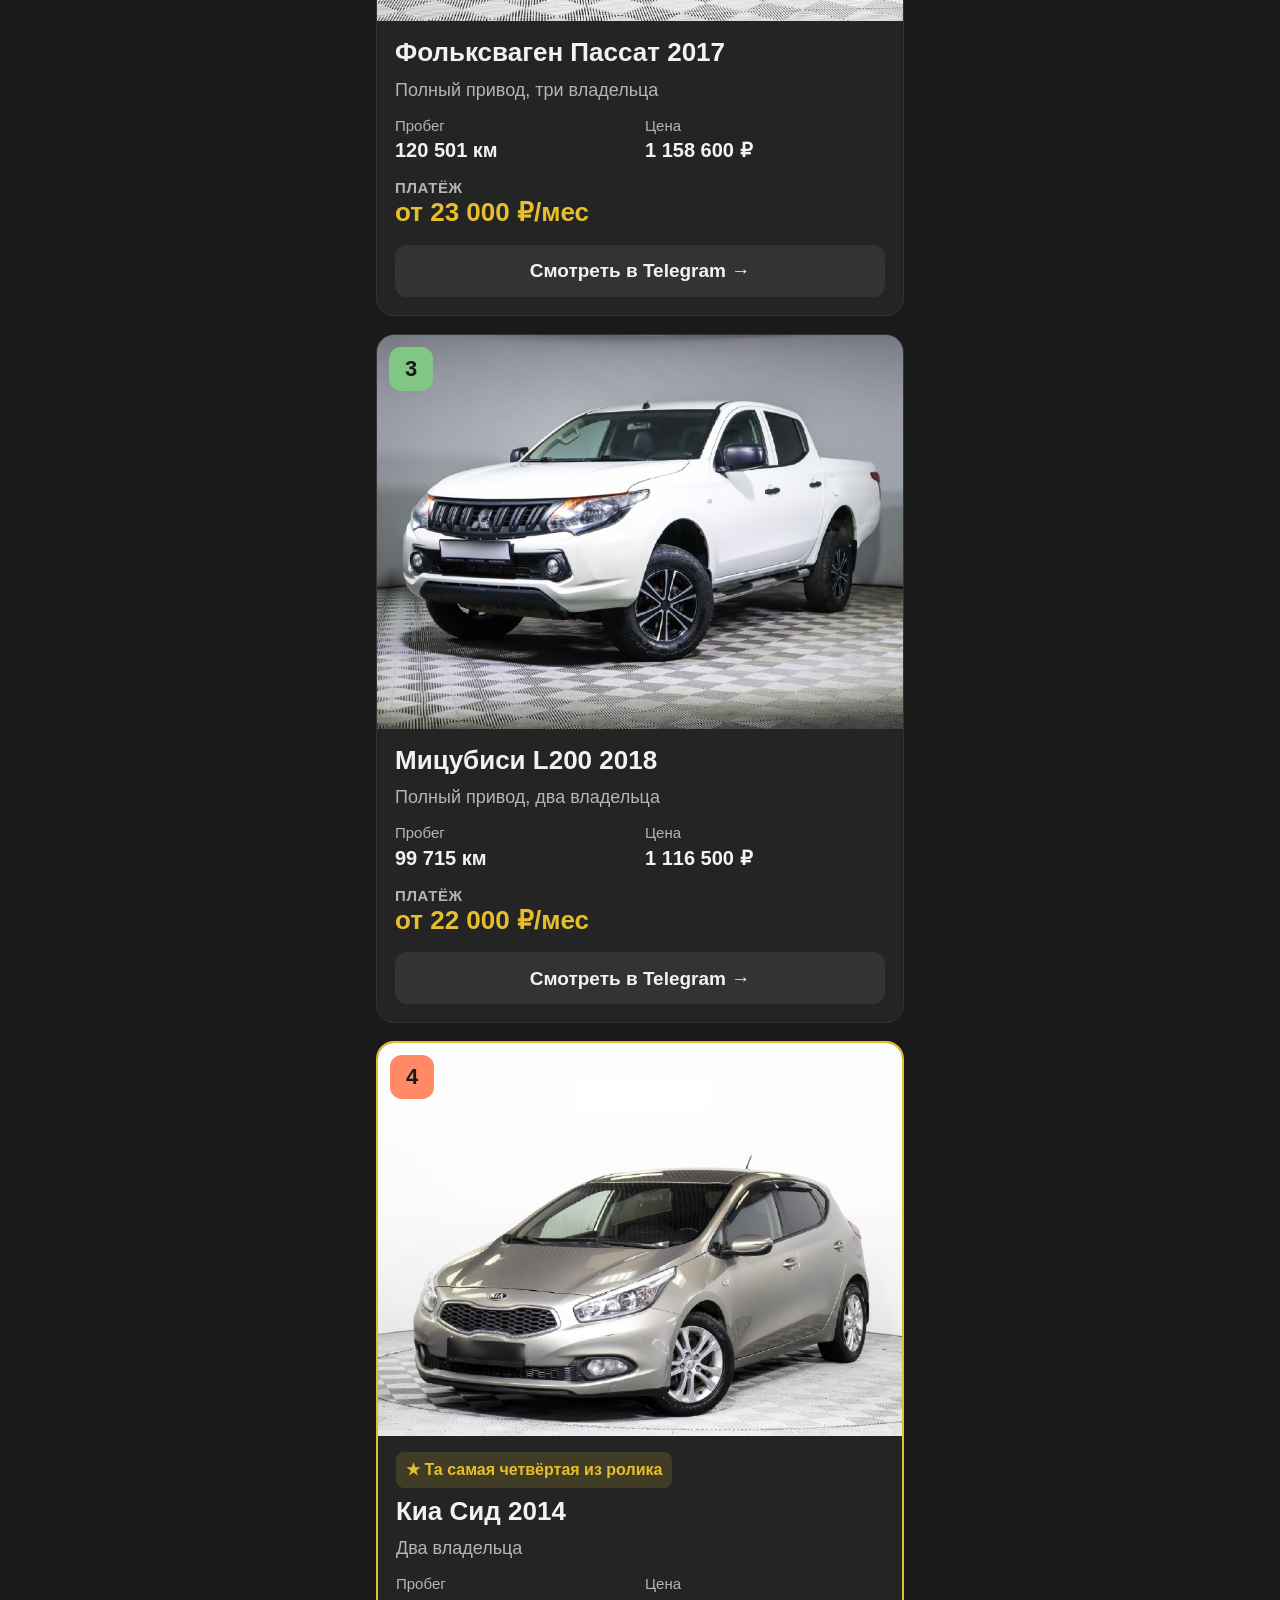
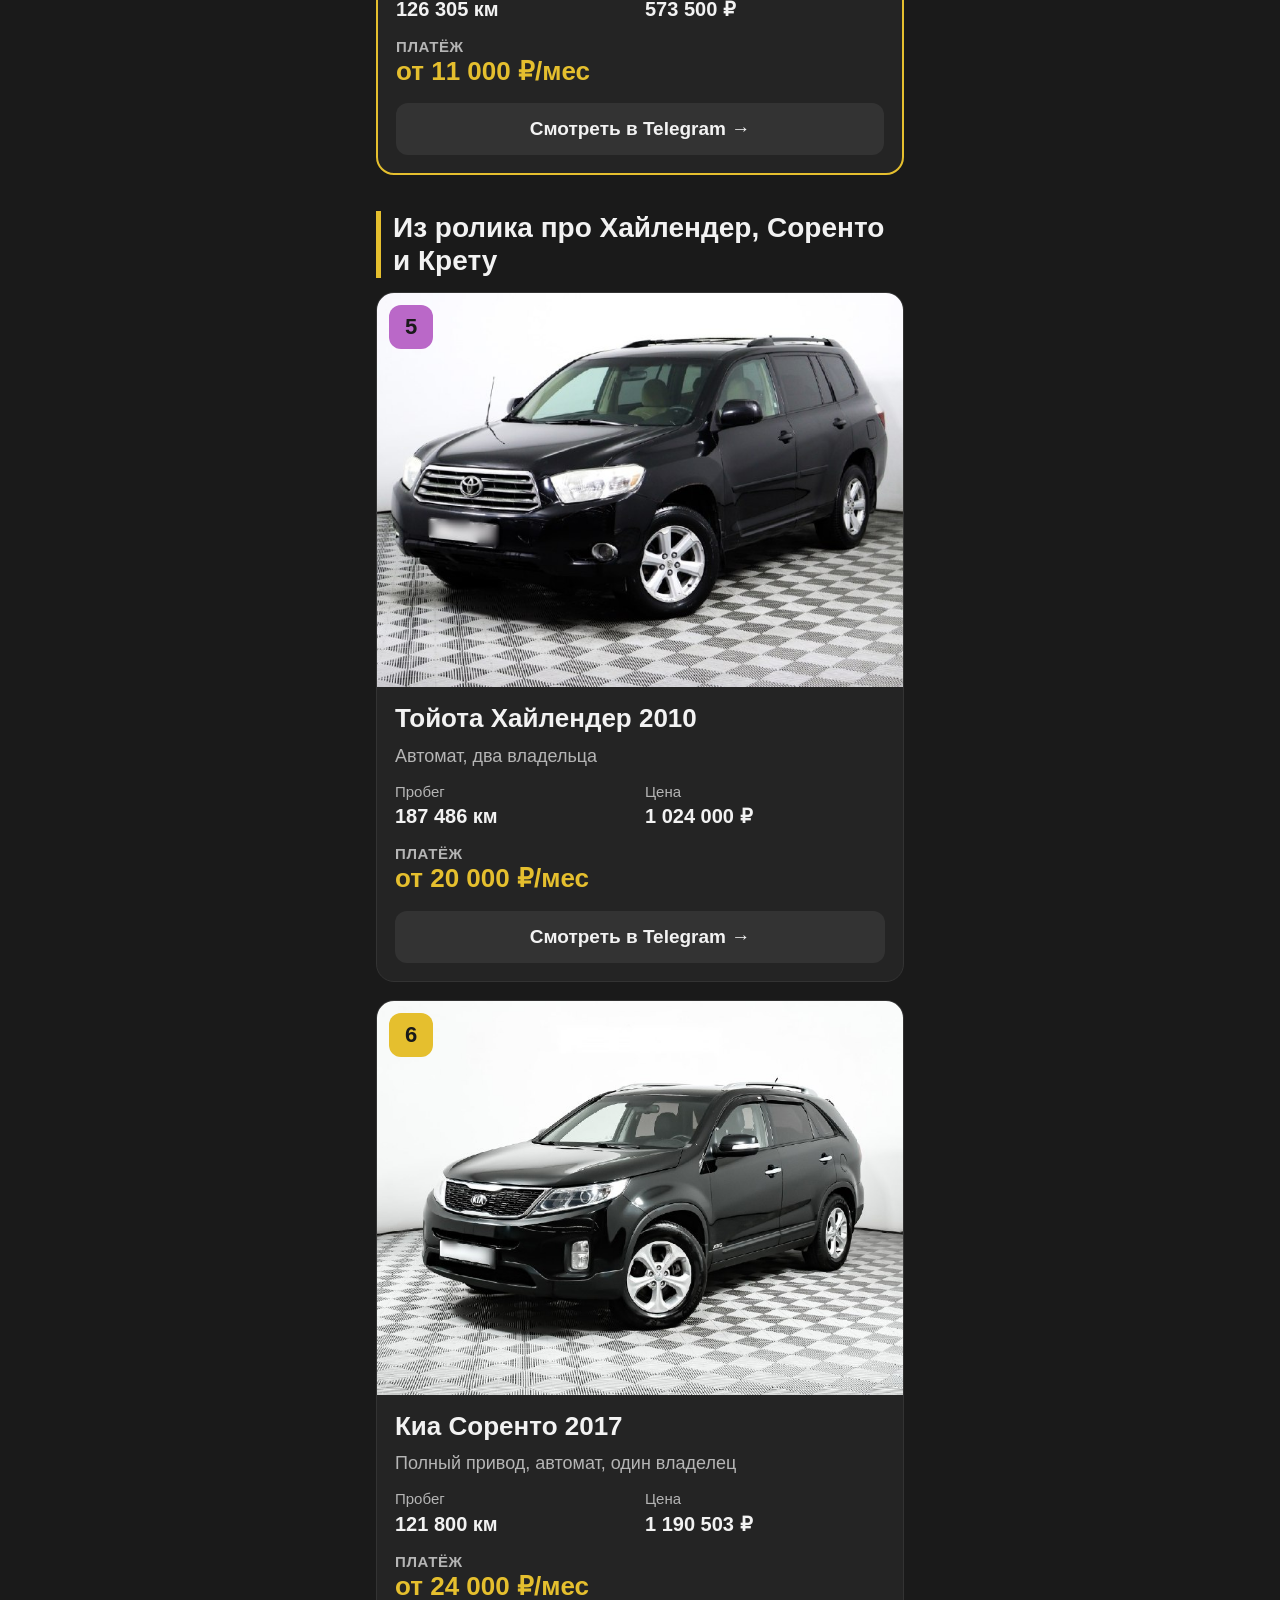
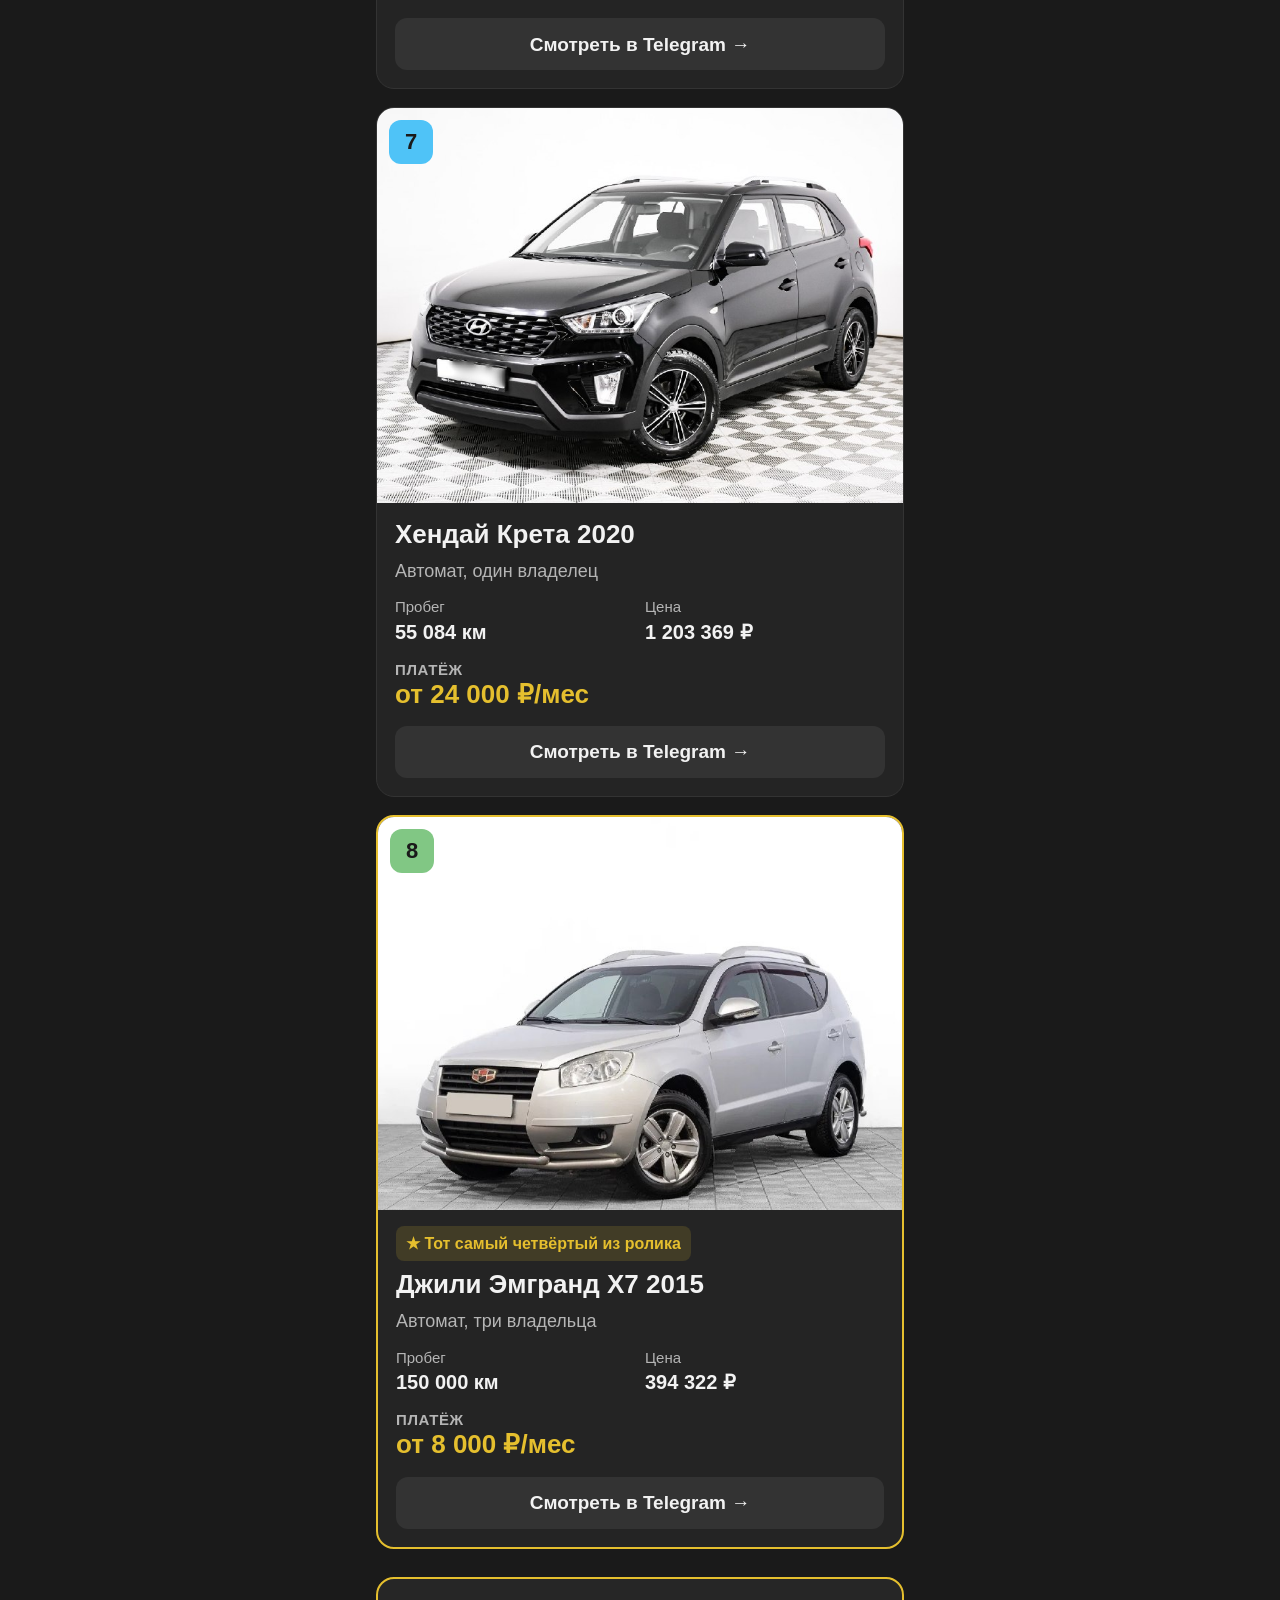
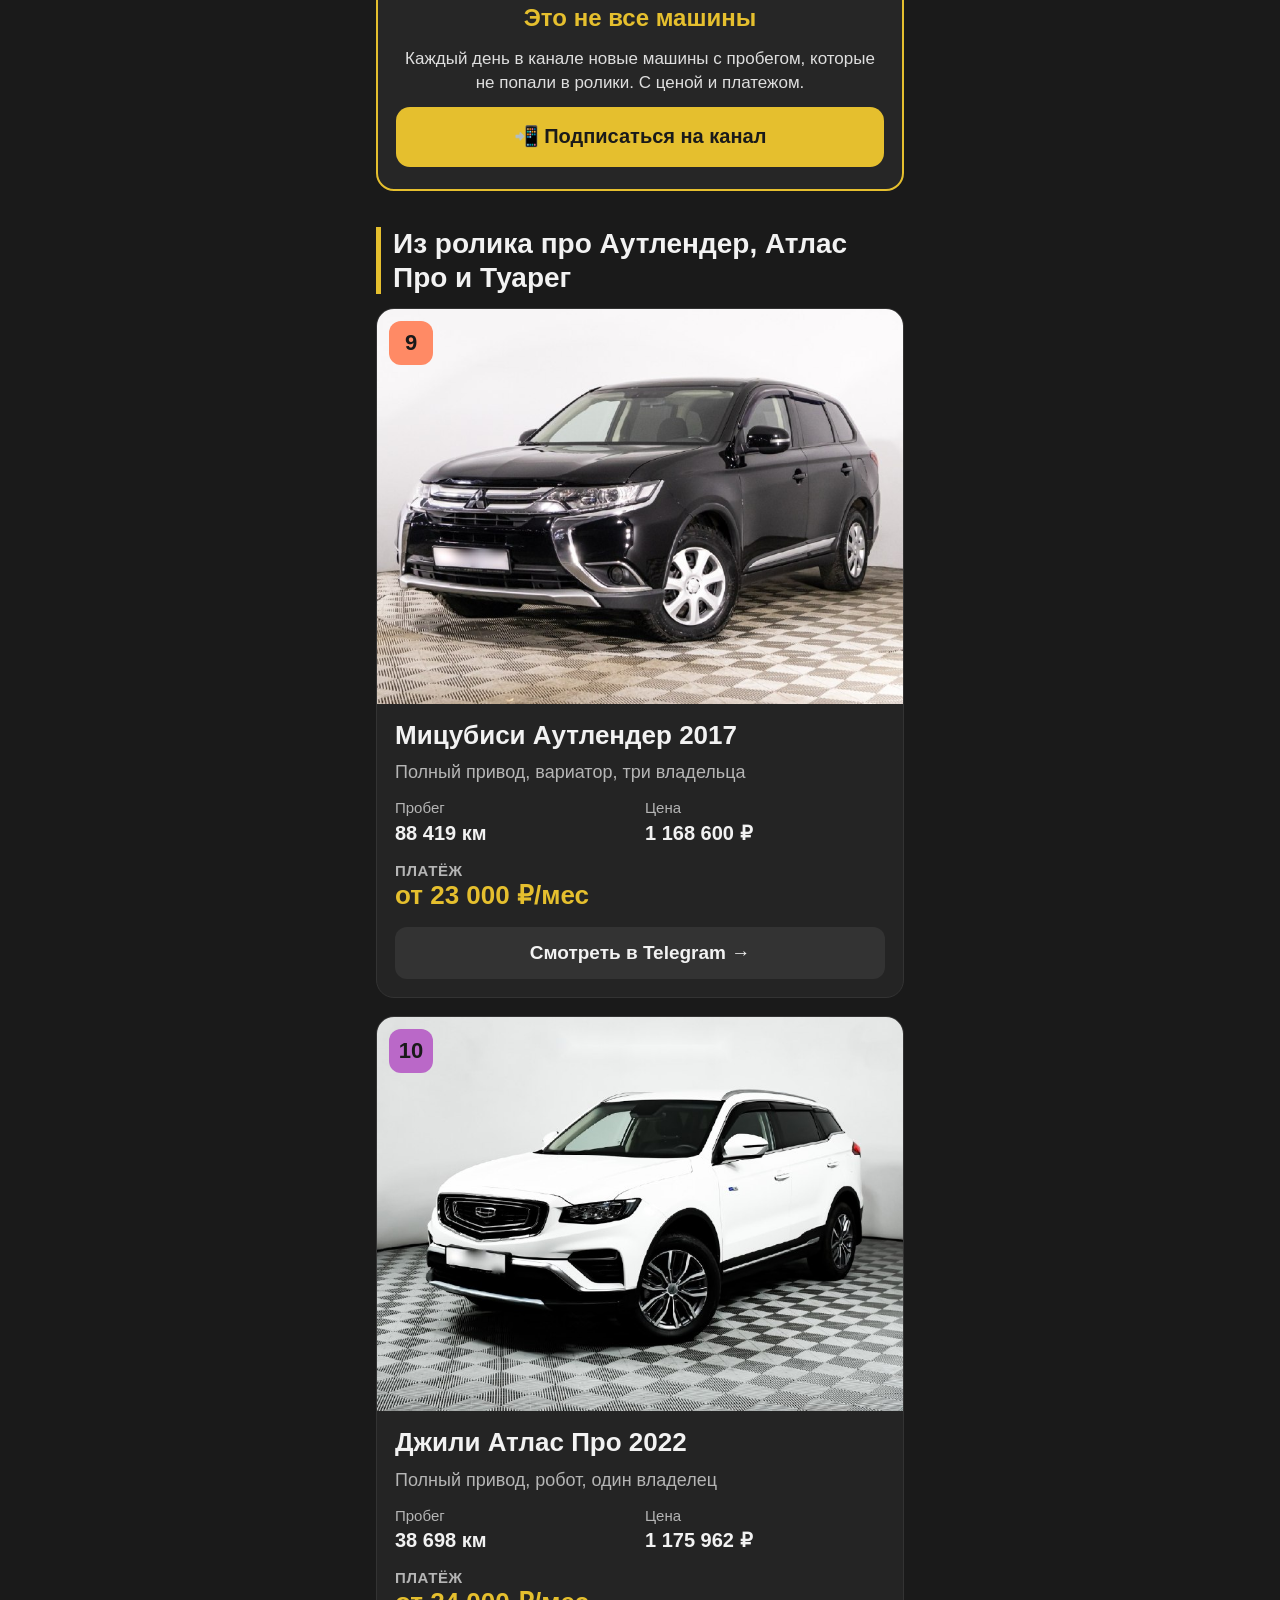
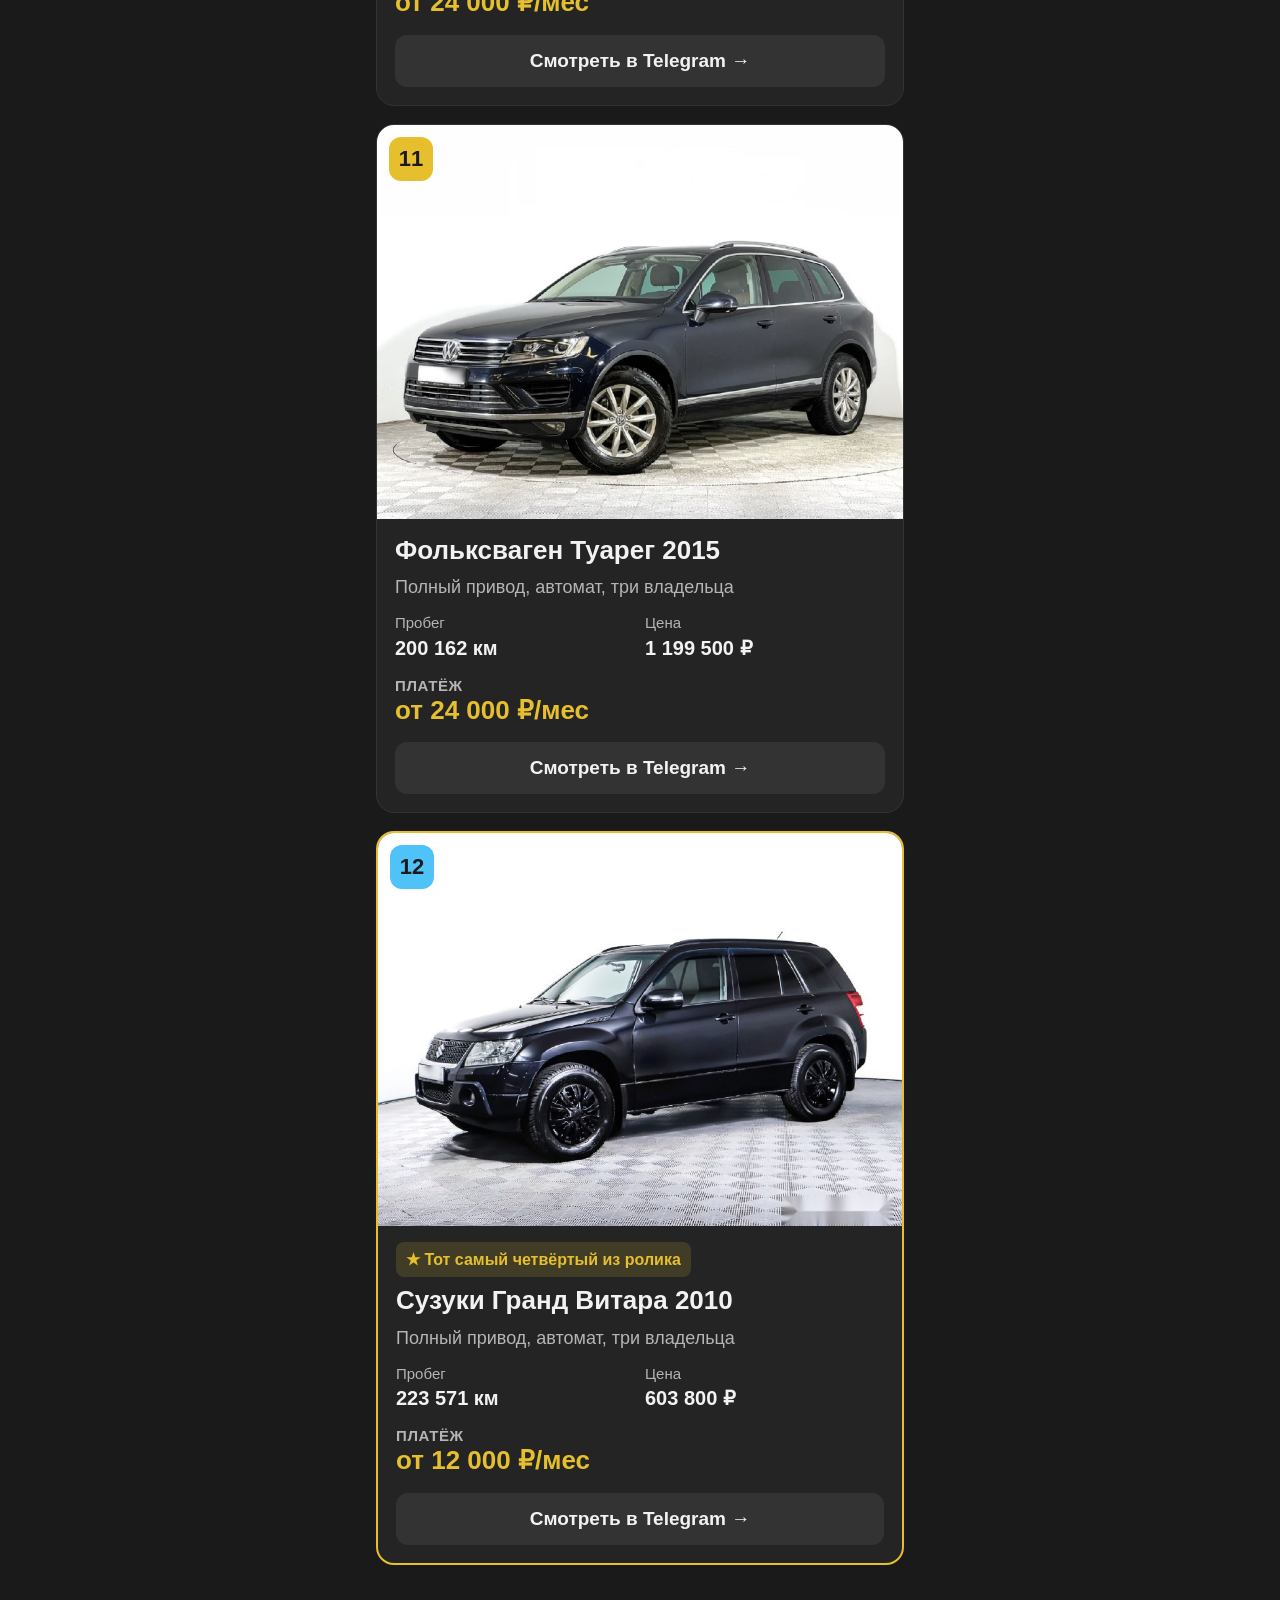
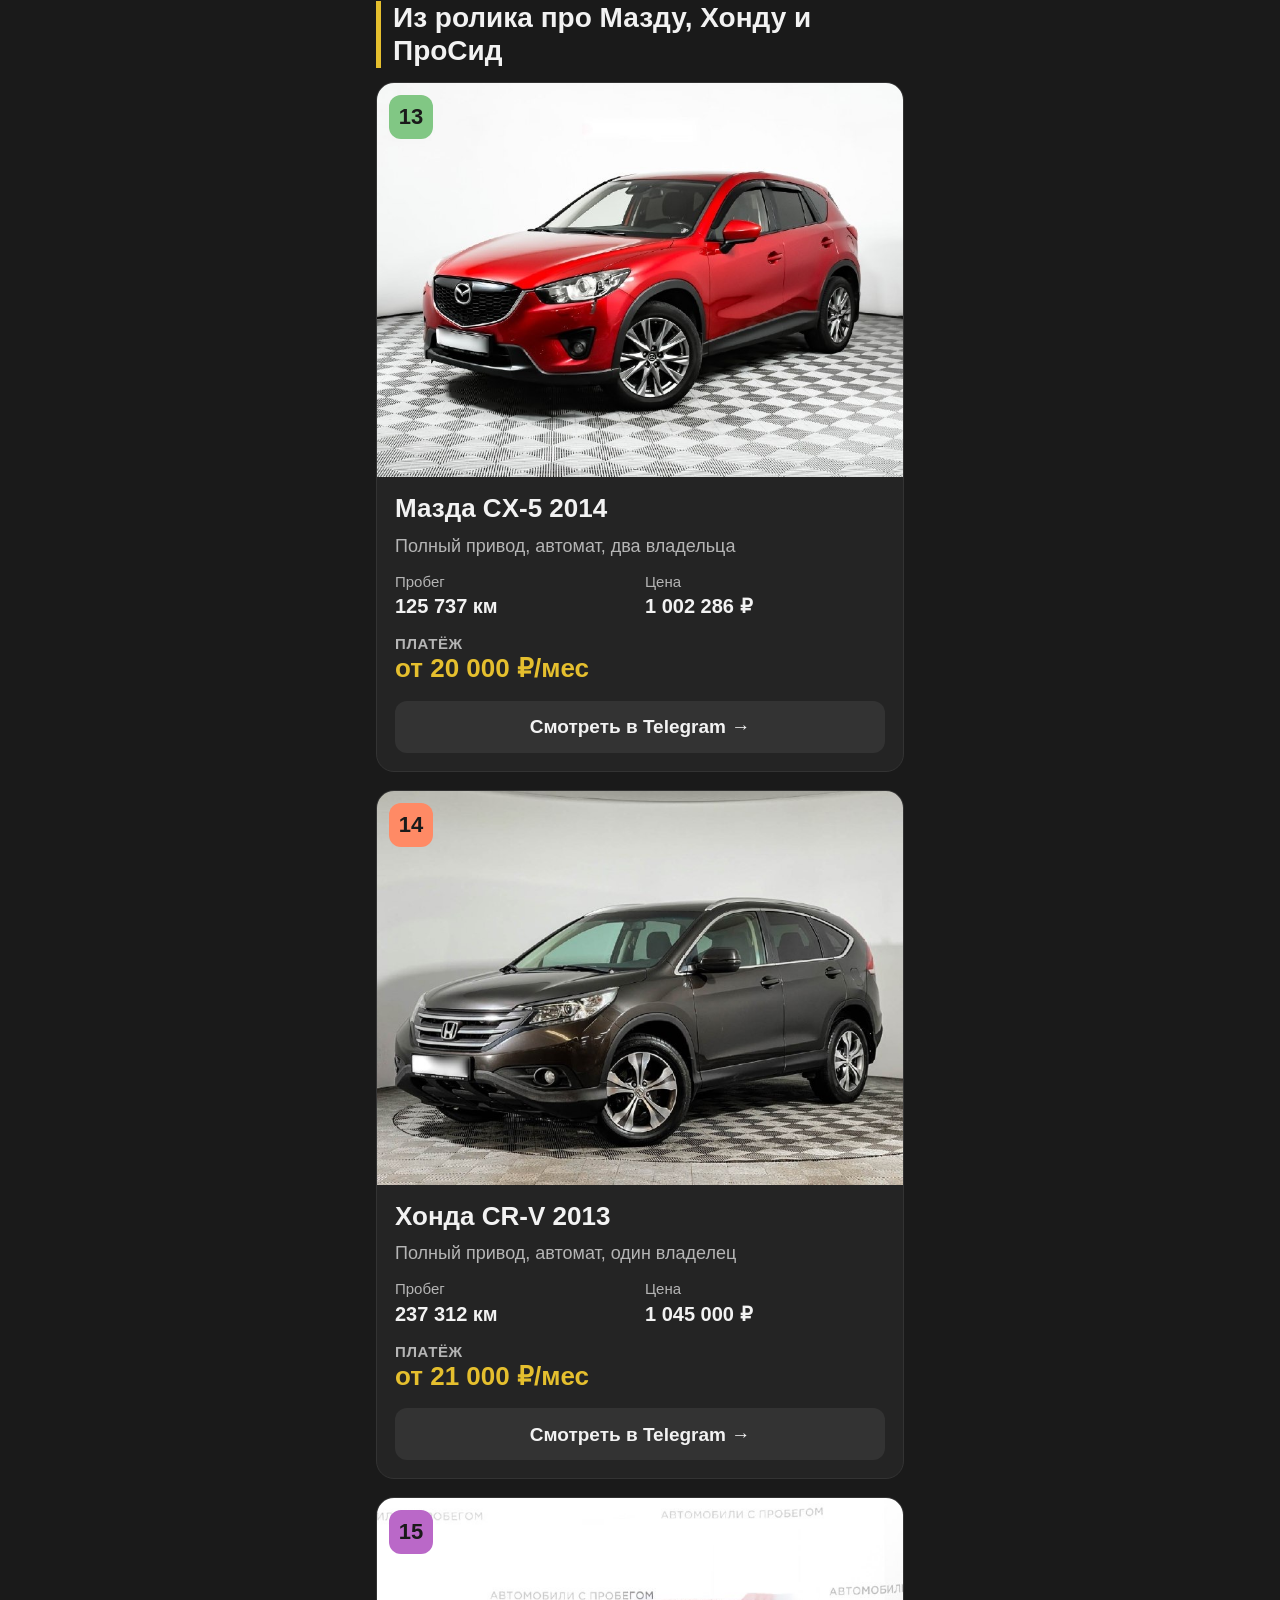
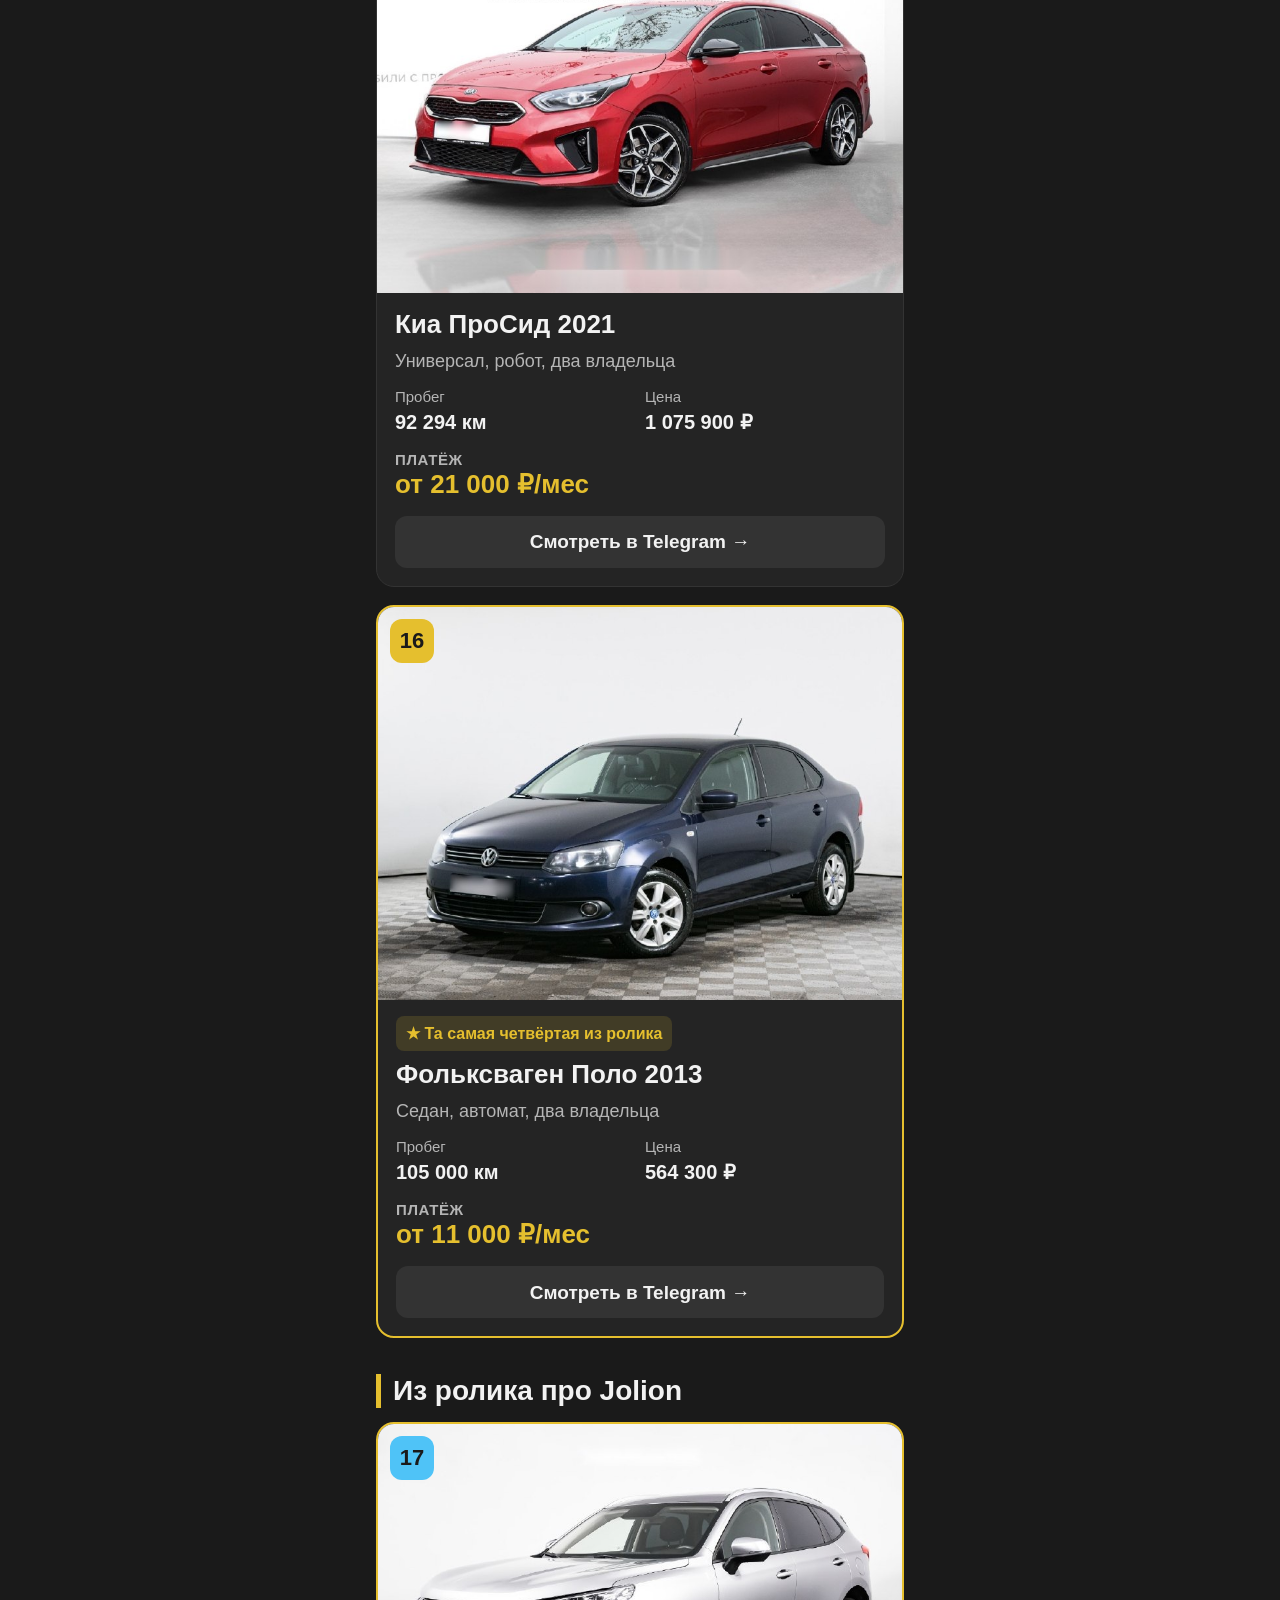
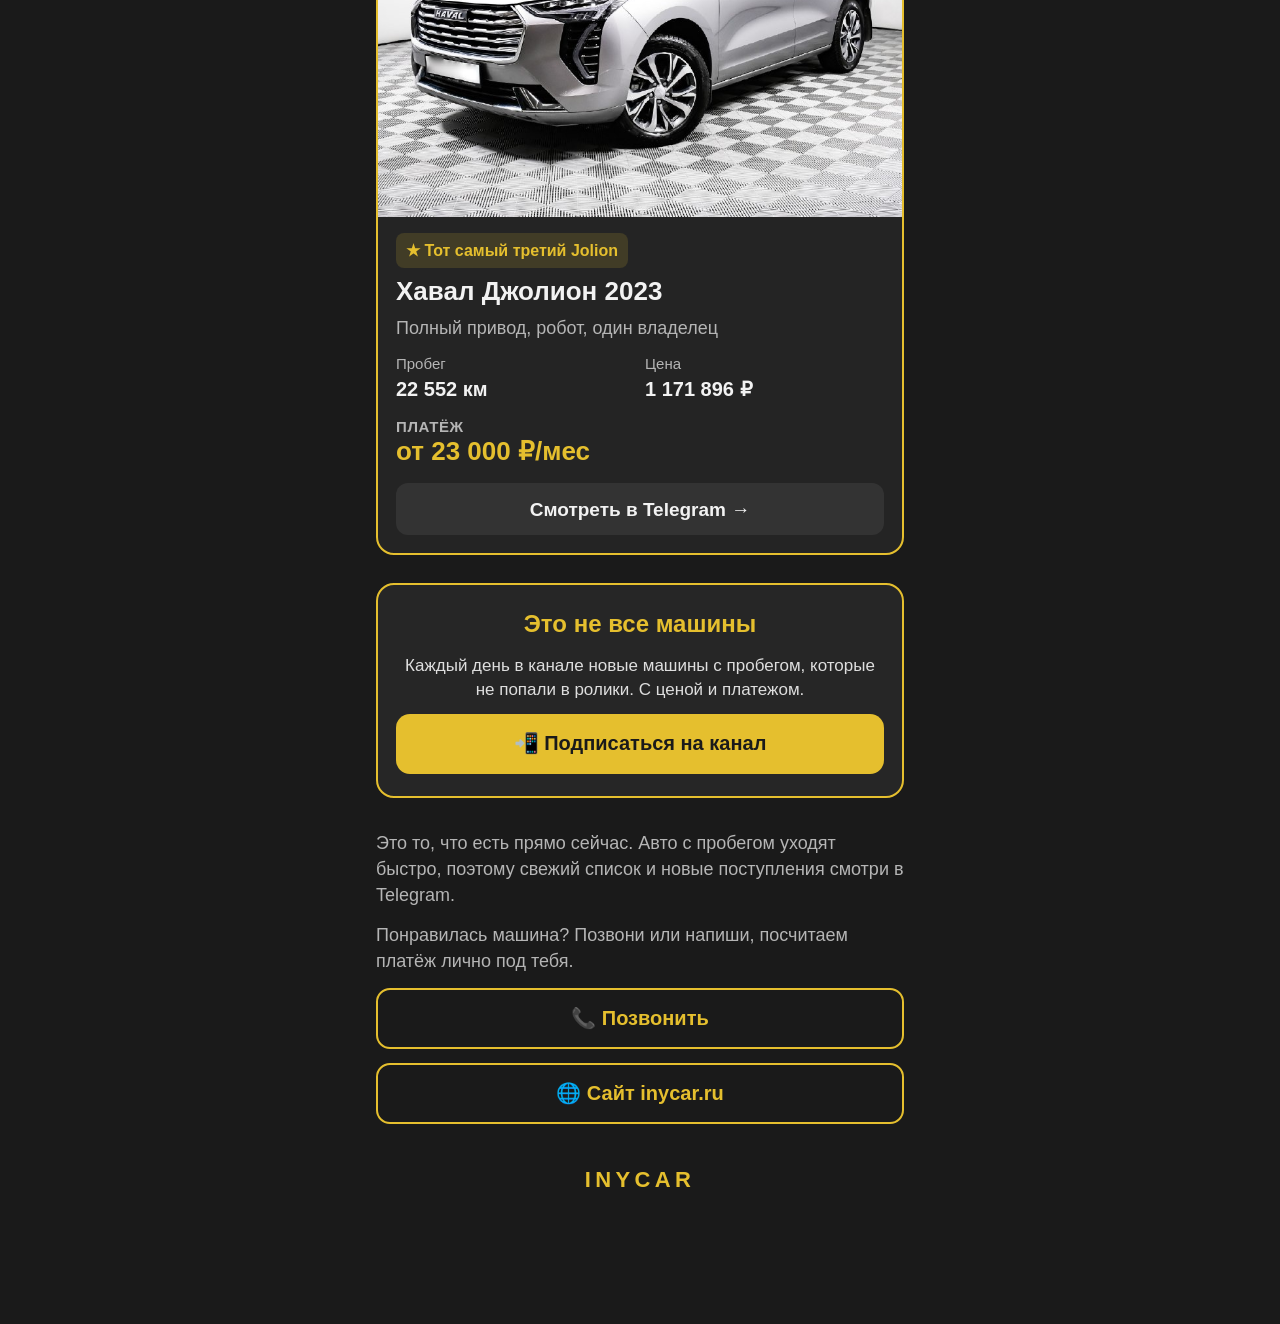
<file: 25/index.html>
<!doctype html>
<html lang="ru">
<head>
<meta charset="utf-8">
<meta name="viewport" content="width=device-width, initial-scale=1, viewport-fit=cover">
<meta name="theme-color" content="#1a1a1a">
<title>17 машин с платежом до 25 000 в месяц | INYCAR</title>
<meta name="description" content="Машины из роликов INYCAR: фото, год, пробег, цена и платёж от. Смотреть в Telegram.">
<meta property="og:type" content="website">
<meta property="og:site_name" content="INYCAR">
<meta property="og:title" content="17 машин с платежом до 25 000 в месяц">
<meta property="og:description" content="Машины из роликов INYCAR: фото, год, пробег, цена и платёж от. Смотреть в Telegram.">
<meta property="og:image" content="https://mrkovtone.github.io/inycar/assets/faw-bestune-t77-2023.jpg">
<meta property="og:image:width" content="800">
<meta property="og:image:height" content="600">
<meta property="og:locale" content="ru_RU">
<meta name="twitter:card" content="summary_large_image">
<meta name="twitter:title" content="17 машин с платежом до 25 000 в месяц">
<meta name="twitter:description" content="Машины из роликов INYCAR: фото, год, пробег, цена и платёж от. Смотреть в Telegram.">
<meta name="twitter:image" content="https://mrkovtone.github.io/inycar/assets/faw-bestune-t77-2023.jpg">
<link rel="preload" as="image" href="../assets/faw-bestune-t77-2023.jpg">
<style>:root{--bg:#1a1a1a;--card:#242424;--line:#333;--y:#E5BF2E;--tx:#f2f2f2;--mut:#b5b5b5}
*{box-sizing:border-box;margin:0;padding:0}
html{-webkit-text-size-adjust:100%;text-size-adjust:100%}
body{background:var(--bg);color:var(--tx);font:18px/1.45 -apple-system,BlinkMacSystemFont,"Segoe UI",Roboto,"Helvetica Neue",Arial,sans-serif;overflow-x:hidden;padding-bottom:calc(88px + env(safe-area-inset-bottom))}
a{color:inherit;text-decoration:none}
img{display:block;max-width:100%}
.wrap{max-width:560px;margin:0 auto;padding:24px 16px 32px}
.top{display:flex;flex-direction:column;gap:14px;margin-bottom:8px}
.tag{align-self:flex-start;background:var(--y);color:#1a1a1a;font-weight:800;font-size:16px;letter-spacing:.06em;padding:8px 14px;border-radius:6px}
h1{font-size:32px;line-height:1.15;font-weight:800}
.lead{font-size:19px;color:var(--mut)}
.btn{display:flex;align-items:center;justify-content:center;min-height:60px;padding:14px 18px;border-radius:14px;font-size:20px;font-weight:700;text-align:center}
.btn--y{background:var(--y);color:#1a1a1a}
.btn--o{border:2px solid var(--y);color:var(--y)}
.btn:active,.card:active,.bar__b:active{transform:scale(.98)}
.block{font-size:28px;line-height:1.2;font-weight:800;margin:36px 0 14px;padding-left:12px;border-left:5px solid var(--y)}
.card{display:block;background:var(--card);border:1px solid var(--line);border-radius:18px;overflow:hidden;margin-bottom:18px}
.card--mark{border:2px solid var(--y)}
.ph{position:relative;aspect-ratio:4/3;background:#2c2c2c}
.ph img{width:100%;height:100%;object-fit:cover}
.num{position:absolute;top:12px;left:12px;min-width:44px;height:44px;border-radius:12px;display:flex;align-items:center;justify-content:center;font-size:22px;font-weight:800;color:#1a1a1a}
.n0{background:#E5BF2E}.n1{background:#4FC3F7}.n2{background:#81C784}.n3{background:#FF8A65}.n4{background:#BA68C8}
.body{padding:16px 18px 18px;display:flex;flex-direction:column;gap:8px}
.mark{align-self:flex-start;background:rgba(229,191,46,.15);color:var(--y);font-size:16px;font-weight:700;padding:6px 10px;border-radius:8px}
h3{font-size:26px;line-height:1.2;font-weight:800}
.meta{color:var(--mut);font-size:18px}
dl{display:grid;grid-template-columns:1fr 1fr;gap:10px;margin-top:4px}
dt{font-size:15px;color:var(--mut)}
dd{font-size:20px;font-weight:700}
.pay{font-size:26px;font-weight:800;color:var(--y);line-height:1.2;margin-top:6px}
.pay span{display:block;font-size:15px;font-weight:600;color:var(--mut);letter-spacing:.04em;text-transform:uppercase}
.go{display:flex;align-items:center;justify-content:center;min-height:52px;margin-top:8px;border-radius:12px;background:#333;font-size:19px;font-weight:700}
.end{display:flex;flex-direction:column;gap:14px;margin-top:32px}
.note{font-size:18px;color:var(--mut)}
.brand{text-align:center;margin-top:18px}
.brand a{display:inline-flex;align-items:center;min-height:48px;padding:0 16px;font-size:22px;font-weight:800;letter-spacing:.2em;color:var(--y)}
.bar{position:fixed;left:0;right:0;bottom:0;z-index:10;display:flex;gap:10px;padding:10px 12px calc(10px + env(safe-area-inset-bottom));background:rgba(26,26,26,.96);border-top:1px solid var(--line);-webkit-backdrop-filter:blur(8px);backdrop-filter:blur(8px)}
.bar__b{flex:1;display:flex;align-items:center;justify-content:center;gap:8px;min-height:56px;border-radius:14px;border:2px solid var(--y);color:var(--y);font-size:19px;font-weight:700}
.bar__b--y{background:var(--y);color:#1a1a1a}
@media (min-width:600px){h1{font-size:34px}}

.promo{margin:28px 0;padding:22px 18px;border-radius:18px;background:#262626;border:2px solid var(--y);display:grid;gap:12px;text-align:center}
.promo h2{margin:0;font-size:24px;color:var(--y)}
.promo p{margin:0;font-size:17px;line-height:1.4;opacity:.9}
</style>
</head>
<body>
<main class="wrap">
<header class="top">
  <span class="tag">РАСЧЁТ СТОИМОСТИ</span>
  <h1>17 машин с платежом до 25 000 в месяц</h1>
  <p class="lead">Обещал десять, получилось 17: машины из всех роликов, вместе с теми, которые я придержал. Платёж у каждой «от», точную цифру под тебя посчитаем отдельно.</p>
  <a class="btn btn--y" href="https://t.me/inycar_import" target="_blank" rel="noopener">📲 Подписаться на канал INYCAR</a>
  <a class="btn btn--o" href="tel:88007002315">📞 8 800 700-23-15</a>
</header>
<h2 class="block">Из ролика про Бэстюн, Пассат и L200</h2>
<a class="card" href="https://t.me/inycar_import/12097" target="_blank" rel="noopener">
  <div class="ph"><img src="../assets/faw-bestune-t77-2023.jpg" alt="FAW Бэстюн T77 2023" width="800" height="600" loading="eager" decoding="async"><span class="num n0">1</span></div>
  <div class="body">
    
    <h3>FAW Бэстюн T77 2023</h3>
    <p class="meta">Два владельца</p>
    <dl><div><dt>Пробег</dt><dd>8 816 км</dd></div><div><dt>Цена</dt><dd>1 098 600 ₽</dd></div></dl>
    <p class="pay"><span>Платёж</span> от 22 000 ₽/мес</p>
    <span class="go">Смотреть в Telegram →</span>
  </div>
</a>
<a class="card" href="https://t.me/inycar_import/11913" target="_blank" rel="noopener">
  <div class="ph"><img src="../assets/vw-passat-2017.jpg" alt="Фольксваген Пассат 2017" width="800" height="600" loading="eager" decoding="async"><span class="num n1">2</span></div>
  <div class="body">
    
    <h3>Фольксваген Пассат 2017</h3>
    <p class="meta">Полный привод, три владельца</p>
    <dl><div><dt>Пробег</dt><dd>120 501 км</dd></div><div><dt>Цена</dt><dd>1 158 600 ₽</dd></div></dl>
    <p class="pay"><span>Платёж</span> от 23 000 ₽/мес</p>
    <span class="go">Смотреть в Telegram →</span>
  </div>
</a>
<a class="card" href="https://t.me/inycar_import/11883" target="_blank" rel="noopener">
  <div class="ph"><img src="../assets/mitsubishi-l200-2018.jpg" alt="Мицубиси L200 2018" width="800" height="600" loading="lazy" decoding="async"><span class="num n2">3</span></div>
  <div class="body">
    
    <h3>Мицубиси L200 2018</h3>
    <p class="meta">Полный привод, два владельца</p>
    <dl><div><dt>Пробег</dt><dd>99 715 км</dd></div><div><dt>Цена</dt><dd>1 116 500 ₽</dd></div></dl>
    <p class="pay"><span>Платёж</span> от 22 000 ₽/мес</p>
    <span class="go">Смотреть в Telegram →</span>
  </div>
</a>
<a class="card card--mark" href="https://t.me/inycar_import/12066" target="_blank" rel="noopener">
  <div class="ph"><img src="../assets/kia-ceed-2014.jpg" alt="Киа Сид 2014" width="800" height="600" loading="lazy" decoding="async"><span class="num n3">4</span></div>
  <div class="body">
    <span class="mark">★ Та самая четвёртая из ролика</span>
    <h3>Киа Сид 2014</h3>
    <p class="meta">Два владельца</p>
    <dl><div><dt>Пробег</dt><dd>126 305 км</dd></div><div><dt>Цена</dt><dd>573 500 ₽</dd></div></dl>
    <p class="pay"><span>Платёж</span> от 11 000 ₽/мес</p>
    <span class="go">Смотреть в Telegram →</span>
  </div>
</a>
<h2 class="block">Из ролика про Хайлендер, Соренто и Крету</h2>
<a class="card" href="https://t.me/inycar_import/11954" target="_blank" rel="noopener">
  <div class="ph"><img src="../assets/toyota-highlander-2010.jpg" alt="Тойота Хайлендер 2010" width="800" height="600" loading="lazy" decoding="async"><span class="num n4">5</span></div>
  <div class="body">
    
    <h3>Тойота Хайлендер 2010</h3>
    <p class="meta">Автомат, два владельца</p>
    <dl><div><dt>Пробег</dt><dd>187 486 км</dd></div><div><dt>Цена</dt><dd>1 024 000 ₽</dd></div></dl>
    <p class="pay"><span>Платёж</span> от 20 000 ₽/мес</p>
    <span class="go">Смотреть в Telegram →</span>
  </div>
</a>
<a class="card" href="https://t.me/inycar_import/11728" target="_blank" rel="noopener">
  <div class="ph"><img src="../assets/kia-sorento-2017.jpg" alt="Киа Соренто 2017" width="800" height="600" loading="lazy" decoding="async"><span class="num n0">6</span></div>
  <div class="body">
    
    <h3>Киа Соренто 2017</h3>
    <p class="meta">Полный привод, автомат, один владелец</p>
    <dl><div><dt>Пробег</dt><dd>121 800 км</dd></div><div><dt>Цена</dt><dd>1 190 503 ₽</dd></div></dl>
    <p class="pay"><span>Платёж</span> от 24 000 ₽/мес</p>
    <span class="go">Смотреть в Telegram →</span>
  </div>
</a>
<a class="card" href="https://t.me/inycar_import/12128" target="_blank" rel="noopener">
  <div class="ph"><img src="../assets/hyundai-creta-2020.jpg" alt="Хендай Крета 2020" width="800" height="600" loading="lazy" decoding="async"><span class="num n1">7</span></div>
  <div class="body">
    
    <h3>Хендай Крета 2020</h3>
    <p class="meta">Автомат, один владелец</p>
    <dl><div><dt>Пробег</dt><dd>55 084 км</dd></div><div><dt>Цена</dt><dd>1 203 369 ₽</dd></div></dl>
    <p class="pay"><span>Платёж</span> от 24 000 ₽/мес</p>
    <span class="go">Смотреть в Telegram →</span>
  </div>
</a>
<a class="card card--mark" href="https://t.me/inycar_import/11799" target="_blank" rel="noopener">
  <div class="ph"><img src="../assets/geely-emgrand-x7-2015.jpg" alt="Джили Эмгранд X7 2015" width="800" height="600" loading="lazy" decoding="async"><span class="num n2">8</span></div>
  <div class="body">
    <span class="mark">★ Тот самый четвёртый из ролика</span>
    <h3>Джили Эмгранд X7 2015</h3>
    <p class="meta">Автомат, три владельца</p>
    <dl><div><dt>Пробег</dt><dd>150 000 км</dd></div><div><dt>Цена</dt><dd>394 322 ₽</dd></div></dl>
    <p class="pay"><span>Платёж</span> от 8 000 ₽/мес</p>
    <span class="go">Смотреть в Telegram →</span>
  </div>
</a>
<section class="promo">
  <h2>Это не все машины</h2>
  <p>Каждый день в канале новые машины с пробегом, которые не попали в ролики. С ценой и платежом.</p>
  <a class="btn btn--y" href="https://t.me/inycar_import" target="_blank" rel="noopener">📲 Подписаться на канал</a>
</section>
<h2 class="block">Из ролика про Аутлендер, Атлас Про и Туарег</h2>
<a class="card" href="https://t.me/inycar_import/11831" target="_blank" rel="noopener">
  <div class="ph"><img src="../assets/mitsubishi-outlander-2017.jpg" alt="Мицубиси Аутлендер 2017" width="800" height="600" loading="lazy" decoding="async"><span class="num n3">9</span></div>
  <div class="body">
    
    <h3>Мицубиси Аутлендер 2017</h3>
    <p class="meta">Полный привод, вариатор, три владельца</p>
    <dl><div><dt>Пробег</dt><dd>88 419 км</dd></div><div><dt>Цена</dt><dd>1 168 600 ₽</dd></div></dl>
    <p class="pay"><span>Платёж</span> от 23 000 ₽/мес</p>
    <span class="go">Смотреть в Telegram →</span>
  </div>
</a>
<a class="card" href="https://t.me/inycar_import/10635" target="_blank" rel="noopener">
  <div class="ph"><img src="../assets/geely-atlas-pro-2022.jpg" alt="Джили Атлас Про 2022" width="800" height="600" loading="lazy" decoding="async"><span class="num n4">10</span></div>
  <div class="body">
    
    <h3>Джили Атлас Про 2022</h3>
    <p class="meta">Полный привод, робот, один владелец</p>
    <dl><div><dt>Пробег</dt><dd>38 698 км</dd></div><div><dt>Цена</dt><dd>1 175 962 ₽</dd></div></dl>
    <p class="pay"><span>Платёж</span> от 24 000 ₽/мес</p>
    <span class="go">Смотреть в Telegram →</span>
  </div>
</a>
<a class="card" href="https://t.me/inycar_import/11604" target="_blank" rel="noopener">
  <div class="ph"><img src="../assets/vw-touareg-2015.jpg" alt="Фольксваген Туарег 2015" width="800" height="600" loading="lazy" decoding="async"><span class="num n0">11</span></div>
  <div class="body">
    
    <h3>Фольксваген Туарег 2015</h3>
    <p class="meta">Полный привод, автомат, три владельца</p>
    <dl><div><dt>Пробег</dt><dd>200 162 км</dd></div><div><dt>Цена</dt><dd>1 199 500 ₽</dd></div></dl>
    <p class="pay"><span>Платёж</span> от 24 000 ₽/мес</p>
    <span class="go">Смотреть в Telegram →</span>
  </div>
</a>
<a class="card card--mark" href="https://t.me/inycar_import/11903" target="_blank" rel="noopener">
  <div class="ph"><img src="../assets/suzuki-grand-vitara-2010.jpg" alt="Сузуки Гранд Витара 2010" width="800" height="600" loading="lazy" decoding="async"><span class="num n1">12</span></div>
  <div class="body">
    <span class="mark">★ Тот самый четвёртый из ролика</span>
    <h3>Сузуки Гранд Витара 2010</h3>
    <p class="meta">Полный привод, автомат, три владельца</p>
    <dl><div><dt>Пробег</dt><dd>223 571 км</dd></div><div><dt>Цена</dt><dd>603 800 ₽</dd></div></dl>
    <p class="pay"><span>Платёж</span> от 12 000 ₽/мес</p>
    <span class="go">Смотреть в Telegram →</span>
  </div>
</a>
<h2 class="block">Из ролика про Мазду, Хонду и ПроСид</h2>
<a class="card" href="https://t.me/inycar_import/11573" target="_blank" rel="noopener">
  <div class="ph"><img src="../assets/mazda-cx5-2014.jpg" alt="Мазда CX-5 2014" width="800" height="600" loading="lazy" decoding="async"><span class="num n2">13</span></div>
  <div class="body">
    
    <h3>Мазда CX-5 2014</h3>
    <p class="meta">Полный привод, автомат, два владельца</p>
    <dl><div><dt>Пробег</dt><dd>125 737 км</dd></div><div><dt>Цена</dt><dd>1 002 286 ₽</dd></div></dl>
    <p class="pay"><span>Платёж</span> от 20 000 ₽/мес</p>
    <span class="go">Смотреть в Telegram →</span>
  </div>
</a>
<a class="card" href="https://t.me/inycar_import/11779" target="_blank" rel="noopener">
  <div class="ph"><img src="../assets/honda-crv-2013.jpg" alt="Хонда CR-V 2013" width="800" height="600" loading="lazy" decoding="async"><span class="num n3">14</span></div>
  <div class="body">
    
    <h3>Хонда CR-V 2013</h3>
    <p class="meta">Полный привод, автомат, один владелец</p>
    <dl><div><dt>Пробег</dt><dd>237 312 км</dd></div><div><dt>Цена</dt><dd>1 045 000 ₽</dd></div></dl>
    <p class="pay"><span>Платёж</span> от 21 000 ₽/мес</p>
    <span class="go">Смотреть в Telegram →</span>
  </div>
</a>
<a class="card" href="https://t.me/inycar_import/11524" target="_blank" rel="noopener">
  <div class="ph"><img src="../assets/kia-proceed-2021.jpg" alt="Киа ПроСид 2021" width="800" height="600" loading="lazy" decoding="async"><span class="num n4">15</span></div>
  <div class="body">
    
    <h3>Киа ПроСид 2021</h3>
    <p class="meta">Универсал, робот, два владельца</p>
    <dl><div><dt>Пробег</dt><dd>92 294 км</dd></div><div><dt>Цена</dt><dd>1 075 900 ₽</dd></div></dl>
    <p class="pay"><span>Платёж</span> от 21 000 ₽/мес</p>
    <span class="go">Смотреть в Telegram →</span>
  </div>
</a>
<a class="card card--mark" href="https://t.me/inycar_import/12179" target="_blank" rel="noopener">
  <div class="ph"><img src="../assets/vw-polo-2013.jpg" alt="Фольксваген Поло 2013" width="800" height="600" loading="lazy" decoding="async"><span class="num n0">16</span></div>
  <div class="body">
    <span class="mark">★ Та самая четвёртая из ролика</span>
    <h3>Фольксваген Поло 2013</h3>
    <p class="meta">Седан, автомат, два владельца</p>
    <dl><div><dt>Пробег</dt><dd>105 000 км</dd></div><div><dt>Цена</dt><dd>564 300 ₽</dd></div></dl>
    <p class="pay"><span>Платёж</span> от 11 000 ₽/мес</p>
    <span class="go">Смотреть в Telegram →</span>
  </div>
</a>
<h2 class="block">Из ролика про Jolion</h2>
<a class="card card--mark" href="https://t.me/inycar_import/7634" target="_blank" rel="noopener">
  <div class="ph"><img src="../assets/haval-jolion-2023.jpg" alt="Хавал Джолион 2023" width="800" height="600" loading="lazy" decoding="async"><span class="num n1">17</span></div>
  <div class="body">
    <span class="mark">★ Тот самый третий Jolion</span>
    <h3>Хавал Джолион 2023</h3>
    <p class="meta">Полный привод, робот, один владелец</p>
    <dl><div><dt>Пробег</dt><dd>22 552 км</dd></div><div><dt>Цена</dt><dd>1 171 896 ₽</dd></div></dl>
    <p class="pay"><span>Платёж</span> от 23 000 ₽/мес</p>
    <span class="go">Смотреть в Telegram →</span>
  </div>
</a>
<section class="promo">
  <h2>Это не все машины</h2>
  <p>Каждый день в канале новые машины с пробегом, которые не попали в ролики. С ценой и платежом.</p>
  <a class="btn btn--y" href="https://t.me/inycar_import" target="_blank" rel="noopener">📲 Подписаться на канал</a>
</section>
<section class="end">
  <p class="note">Это то, что есть прямо сейчас. Авто с пробегом уходят быстро, поэтому свежий список и новые поступления смотри в Telegram.</p>
  <p class="note">Понравилась машина? Позвони или напиши, посчитаем платёж лично под тебя.</p>
  <a class="btn btn--o" href="tel:88007002315">📞 Позвонить</a>
  <a class="btn btn--o" href="https://inycar.ru" target="_blank" rel="noopener">🌐 Сайт inycar.ru</a>
  <p class="brand"><a href="https://inycar.ru" target="_blank" rel="noopener">INYCAR</a></p>
</section>
</main>
<nav class="bar" aria-label="Быстрые действия">
  <a href="tel:88007002315" class="bar__b"><span aria-hidden="true">📞</span> Позвонить</a>
  <a href="https://t.me/inycar_import" target="_blank" rel="noopener" class="bar__b bar__b--y"><span aria-hidden="true">📲</span> Подписаться</a>
</nav>
</body>
</html>
</file>
